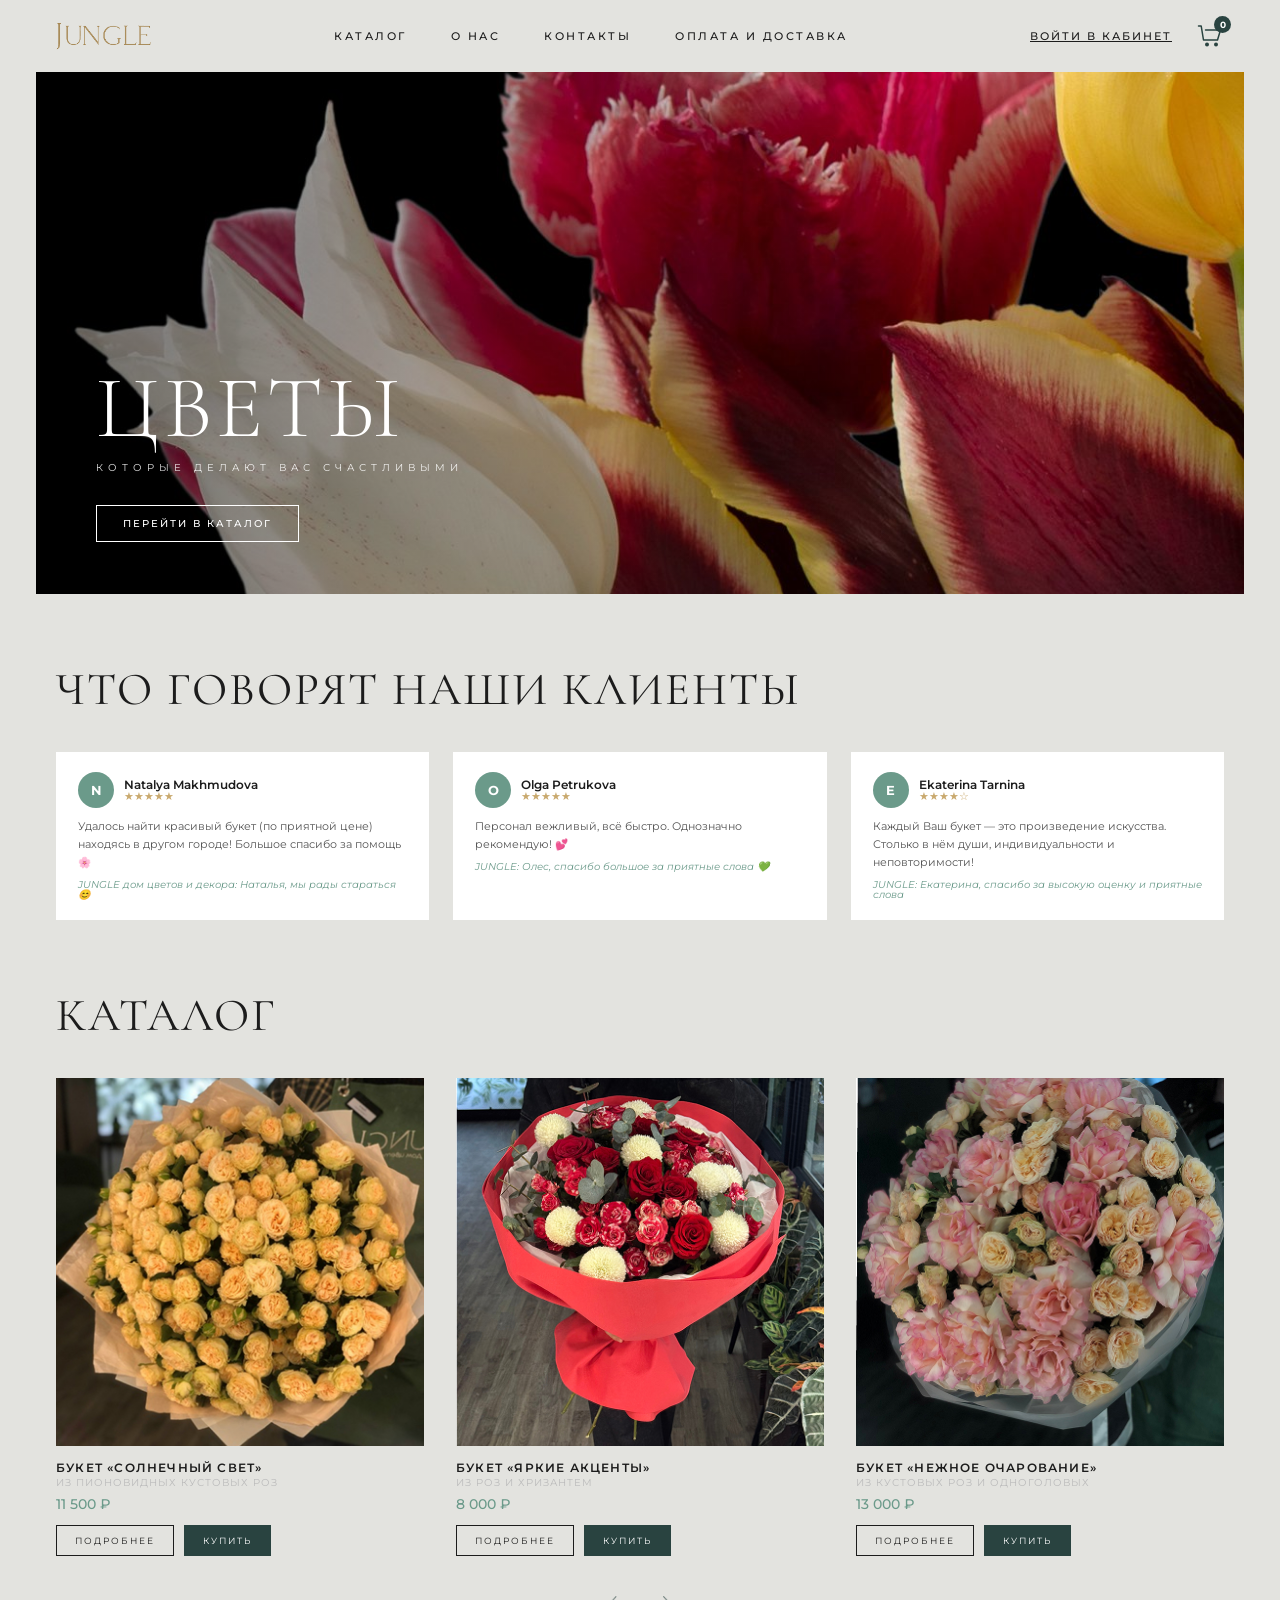
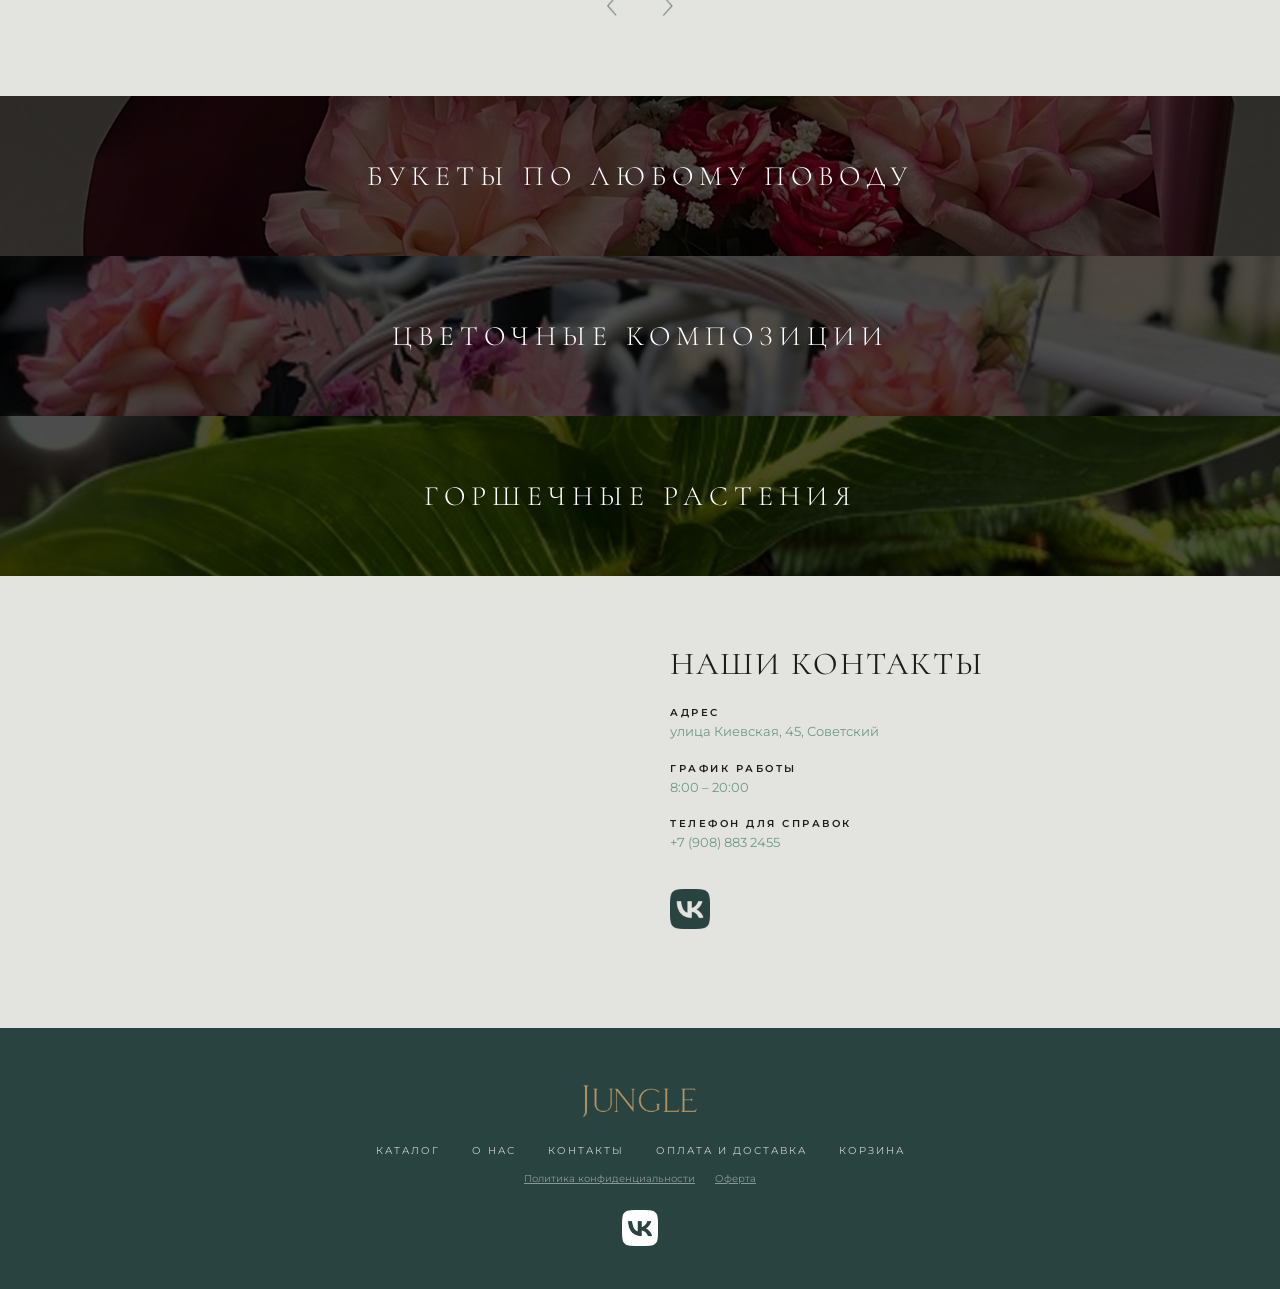
<file: index.html>
<!DOCTYPE html>
<html lang="ru">
<head>
<meta charset="UTF-8"><meta name="viewport" content="width=device-width,initial-scale=1.0">
<title>JUNGLE — Дом цветов и декора</title>
<link rel="stylesheet" href="style.css">

</head>
<body>

<header class="header" id="hdr">
  <a class="logo" href="index.html">
    <img src="logo.png" alt="JUNGLE" onerror="this.style.display='none';this.nextElementSibling.style.display='block'">
    <span class="logo-svg" style="display:none">JUNGLE</span>
  </a>
  <nav class="nav">
    <a href="catalog.html">Каталог</a>
    <a href="about.html">О нас</a>
    <a href="contacts.html">Контакты</a>
    <a href="shipping.html">Оплата и доставка</a>
  </nav>
  <div class="hright">
    <span class="login-link" id="login-link" onclick="goLogin()">Войти в кабинет</span>
    <div class="cart-btn" id="cart-btn" onclick="location.href='cart.html'">
      <svg class="cart-icon" viewBox="0 0 28 28" xmlns="http://www.w3.org/2000/svg">
        <path d="M2.5 4H5.2L7.5 18H21.5L24.5 8H9.5" stroke-linecap="round" stroke-linejoin="round"/>
        <circle cx="11" cy="22.5" r="2" fill="#294340" stroke="none"/>
        <circle cx="20" cy="22.5" r="2" fill="#294340" stroke="none"/>
      </svg>
      <span class="cart-badge" id="cart-badge">0</span>
    </div>
    <div class="burger" id="burger" onclick="toggleBurger()"><span></span><span></span><span></span></div>
  </div>
</header>
<nav class="mnav" id="mnav">
  <a href="catalog.html">Каталог</a>
  <a href="about.html">О нас</a>
  <a href="contacts.html">Контакты</a>
  <a href="shipping.html">Оплата и доставка</a>
  <a onclick="goLogin()">Войти в кабинет</a>
</nav>

<!-- HERO -->
<section class="hero">
  <img class="hero-img" src="hero_photo.png" alt="Цветы" onerror="this.style.background='linear-gradient(135deg,#4a6a5e,#294340)'">
  <div class="hero-overlay"></div>
  <div class="hero-content">
    <div class="hero-title">ЦВЕТЫ</div>
    <div class="hero-sub">КОТОРЫЕ ДЕЛАЮТ ВАС СЧАСТЛИВЫМИ</div>
    <a href="catalog.html"><button class="hero-cta">ПЕРЕЙТИ В КАТАЛОГ</button></a>
  </div>
</section>

<!-- REVIEWS -->
<section class="section">
  <h2 class="section-title">ЧТО ГОВОРЯТ НАШИ КЛИЕНТЫ</h2>
  <div class="reviews">
    <div class="review" id="rv1">
      <div class="rev-head"><div class="rev-ava">N</div><div><div class="rev-name">Natalya Makhmudova</div><div class="rev-stars">★★★★★</div></div></div>
      <p class="rev-text">Удалось найти красивый букет (по приятной цене) находясь в другом городе! Большое спасибо за помощь 🌸</p>
      <div class="rev-reply">JUNGLE дом цветов и декора: Наталья, мы рады стараться 😊</div>
    </div>
    <div class="review" id="rv2">
      <div class="rev-head"><div class="rev-ava">O</div><div><div class="rev-name">Olga Petrukova</div><div class="rev-stars">★★★★★</div></div></div>
      <p class="rev-text">Персонал вежливый, всё быстро. Однозначно рекомендую! 💕</p>
      <div class="rev-reply">JUNGLE: Олес, спасибо большое за приятные слова 💚</div>
    </div>
    <div class="review" id="rv3">
      <div class="rev-head"><div class="rev-ava">E</div><div><div class="rev-name">Ekaterina Tarnina</div><div class="rev-stars">★★★★☆</div></div></div>
      <p class="rev-text">Каждый Ваш букет — это произведение искусства. Столько в нём души, индивидуальности и неповторимости!</p>
      <div class="rev-reply">JUNGLE: Екатерина, спасибо за высокую оценку и приятные слова</div>
    </div>
  </div>
</section>

<!-- CATALOG PREVIEW -->
<section class="section" style="padding-top:72px">
  <h2 class="section-title">КАТАЛОГ</h2>
  <div class="pgrid" id="home-slider"></div>
  <div class="slider-nav">
    <button class="snav-btn" onclick="slideHome(-1)">
      <img src="left_strelka.png" alt="←" onerror="this.outerHTML='<span class=snav-arrow>‹</span>'">
    </button>
    <button class="snav-btn" onclick="slideHome(1)">
      <img src="right_strelka.png" alt="→" onerror="this.outerHTML='<span class=snav-arrow>›</span>'">
    </button>
  </div>
</section>

<!-- CATEGORY BANNERS -->
<div class="cats">
  <a class="cat" href="catalog.html?cat=Букеты">
    <img class="cat-bg" src="plash_buket.jpg" alt="Букеты по любому поводу">
    <div class="cat-dim"></div>
    <div class="cat-label">БУКЕТЫ ПО ЛЮБОМУ ПОВОДУ</div>
  </a>
  <a class="cat" href="catalog.html?cat=Композиции+из+живых+цветов">
    <img class="cat-bg" src="plash_comp.jpg" alt="Цветочные композиции">
    <div class="cat-dim"></div>
    <div class="cat-label">ЦВЕТОЧНЫЕ КОМПОЗИЦИИ</div>
  </a>
  <a class="cat" href="catalog.html?cat=Горшечные+растения">
    <img class="cat-bg" src="plash_gorsh.jpg" alt="Горшечные растения">
    <div class="cat-dim"></div>
    <div class="cat-label">ГОРШЕЧНЫЕ РАСТЕНИЯ</div>
  </a>
</div>

<!-- CONTACTS -->
<div class="contacts-home">
  <div>
    <div style="width:100%;height:300px;border-radius:3px;overflow:hidden;">
      <iframe
        src="https://yandex.ru/map-widget/v1/?ll=63.581234%2C61.349136&z=16&pt=63.581234%2C61.349136%2Cpm2rdm&text=%D1%83%D0%BB.+%D0%9A%D0%B8%D0%B5%D0%B2%D1%81%D0%BA%D0%B0%D1%8F%2C+45%2C+%D0%A1%D0%BE%D0%B2%D0%B5%D1%82%D1%81%D0%BA%D0%B8%D0%B9"
        width="100%" height="300"
        frameborder="0" allowfullscreen="true"
        style="display:block;"
        title="Карта — ул. Киевская, 45, Советский">
      </iframe>
    </div>
  </div>
  <div>
    <h2 class="section-title">НАШИ КОНТАКТЫ</h2>
    <div class="c-item"><div class="c-label">Адрес</div><div class="c-val">улица Киевская, 45, Советский</div></div>
    <div class="c-item"><div class="c-label">График работы</div><div class="c-val">8:00 – 20:00</div></div>
    <div class="c-item"><div class="c-label">Телефон для справок</div><a href="tel:+79088832455" class="c-val">+7 (908) 883 2455</a></div>
    <a href="https://vk.com" target="_blank" class="vk-link"><img src="vk.png" alt="ВКонтакте"></a>
  </div>
</div>

<!-- FOOTER -->
<footer>
  <img class="footer-logo" src="logo_footer.png" alt="JUNGLE" onerror="this.outerHTML='<div class=footer-logo-txt>JUNGLE</div>'">
  <div class="footer-nav">
    <a href="catalog.html">Каталог</a>
    <a href="about.html">О нас</a>
    <a href="contacts.html">Контакты</a>
    <a href="shipping.html">Оплата и доставка</a>
    <a href="cart.html">Корзина</a>
  </div>
  <div class="footer-policy">
    <a>Политика конфиденциальности</a>
    <a>Оферта</a>
  </div>
  <a href="https://vk.com" target="_blank" class="footer-vk"><img src="vk.png" alt="ВК"></a>
</footer>

<div class="toast" id="toast"></div>

<script src="app.js"></script>
<script>initHome();</script>
</body></html>
</file>
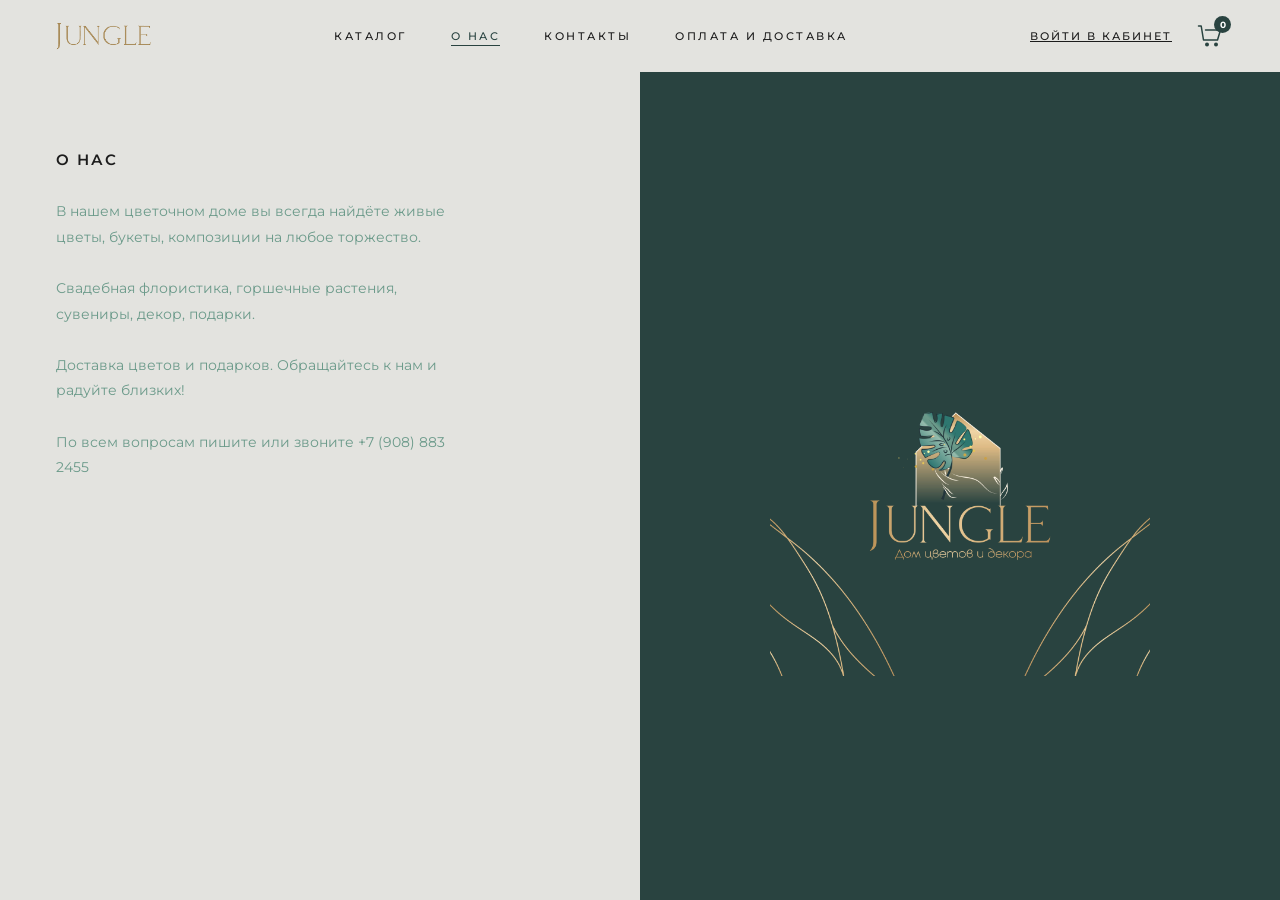
<file: about.html>
<!DOCTYPE html>
<html lang="ru">
<head>
<meta charset="UTF-8"><meta name="viewport" content="width=device-width,initial-scale=1.0">
<title>О нас — JUNGLE</title>
<link rel="stylesheet" href="style.css">

</head>
<body>
<header class="header" id="hdr">
  <a class="logo" href="index.html">
    <img src="logo.png" alt="JUNGLE" onerror="this.style.display='none';this.nextElementSibling.style.display='block'">
    <span class="logo-svg" style="display:none">JUNGLE</span>
  </a>
  <nav class="nav">
    <a href="catalog.html">Каталог</a>
    <a href="about.html">О нас</a>
    <a href="contacts.html">Контакты</a>
    <a href="shipping.html">Оплата и доставка</a>
  </nav>
  <div class="hright">
    <span class="login-link" id="login-link" onclick="goLogin()">Войти в кабинет</span>
    <div class="cart-btn" id="cart-btn" onclick="location.href='cart.html'">
      <svg class="cart-icon" viewBox="0 0 28 28" xmlns="http://www.w3.org/2000/svg">
        <path d="M2.5 4H5.2L7.5 18H21.5L24.5 8H9.5" stroke-linecap="round" stroke-linejoin="round"/>
        <circle cx="11" cy="22.5" r="2" fill="#294340" stroke="none"/>
        <circle cx="20" cy="22.5" r="2" fill="#294340" stroke="none"/>
      </svg>
      <span class="cart-badge" id="cart-badge">0</span>
    </div>
    <div class="burger" id="burger" onclick="toggleBurger()"><span></span><span></span><span></span></div>
  </div>
</header>
<nav class="mnav" id="mnav">
  <a href="catalog.html">Каталог</a>
  <a href="about.html">О нас</a>
  <a href="contacts.html">Контакты</a>
  <a href="shipping.html">Оплата и доставка</a>
  <a onclick="goLogin()">Войти в кабинет</a>
</nav>

<div class="info-lay">
  <div class="info-l">
    <h1 class="info-tit">О НАС</h1>
    <p class="info-txt">
      В нашем цветочном доме вы всегда найдёте живые цветы, букеты, композиции на любое торжество.<br><br>
      Свадебная флористика, горшечные растения, сувениры, декор, подарки.<br><br>
      Доставка цветов и подарков. Обращайтесь к нам и радуйте близких!<br><br>
      По всем вопросам пишите или звоните <a href="tel:+79088832455">+7 (908) 883 2455</a>
    </p>
  </div>
  <div class="fright">
    <div class="fright-inner">
      <img class="fright-img" src="jungle.jpg" alt="JUNGLE" onerror="this.style.display='none'">
    </div>
  </div>
</div>
<div class="toast" id="toast"></div>
<script src="app.js"></script>
</body></html>
</file>
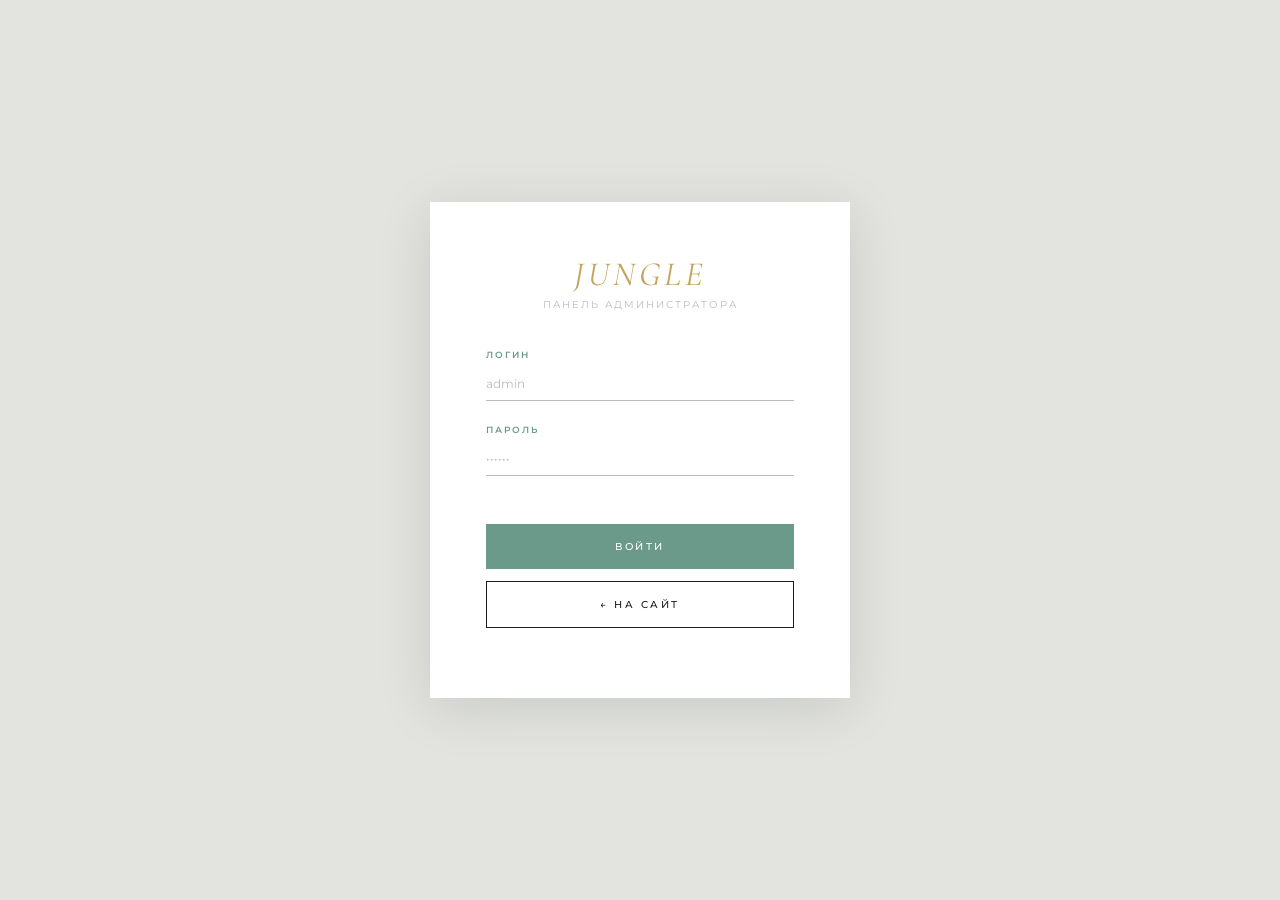
<file: admin.html>
<!DOCTYPE html>
<html lang="ru">
<head>
<meta charset="UTF-8">
<meta name="viewport" content="width=device-width,initial-scale=1.0">
<title>Администрирование — JUNGLE</title>
<link rel="stylesheet" href="style.css">

<style>
  /* Admin-specific overrides for full centering */
  body { margin: 0; padding: 0; }

  #admin-login-sec {
    display: flex;
    min-height: 100vh;
    background: var(--bg);
    align-items: center;
    justify-content: center;
  }

  #admin-dash-sec {
    display: none;
    flex-direction: column;
    min-height: 100vh;
  }

  /* Dashboard header */
  .dash-hdr {
    background: #294340;
    height: 60px;
    padding: 0 40px;
    display: flex;
    align-items: center;
    justify-content: space-between;
    flex-shrink: 0;
  }
  .dash-brand {
    font-family: 'Cormorant Garamond', serif;
    font-size: 22px;
    letter-spacing: 3px;
    color: #C4A35A;
  }
  .dash-out {
    font-size: 10px;
    letter-spacing: 2px;
    color: #fff;
    cursor: pointer;
    border: 1px solid rgba(255,255,255,.35);
    padding: 7px 18px;
    background: transparent;
    transition: all .25s;
    font-family: 'Montserrat', sans-serif;
  }
  .dash-out:hover { background: rgba(255,255,255,.12); }

  /* Dashboard body */
  .dash-body {
    display: flex;
    flex: 1;
  }

  /* Sidebar */
  .dash-side {
    width: 224px;
    background: #fff;
    border-right: 1px solid #D9D9D9;
    padding: 28px 0;
    flex-shrink: 0;
    display: flex;
    flex-direction: column;
  }
  .dash-nav-item {
    padding: 14px 28px;
    font-size: 10.5px;
    letter-spacing: 1.5px;
    text-transform: uppercase;
    cursor: pointer;
    transition: all .2s;
    color: #666;
  }
  .dash-nav-item:hover { background: #E3E3DF; color: #294340; }
  .dash-nav-item.active {
    background: #E3E3DF;
    color: #294340;
    font-weight: 600;
    border-left: 3px solid #294340;
    padding-left: 25px;
  }
  .dash-nav-divider {
    margin-top: auto;
    border-top: 1px solid #D9D9D9;
    padding-top: 8px;
  }

  /* Main content */
  .dash-main {
    flex: 1;
    padding: 44px 48px;
    overflow-x: auto;
    background: #f3f3f0;
  }

  /* Sections */
  .dsec { display: none; }
  .dsec.active { display: block; animation: fadeIn .3s ease; }

  .dsec-title {
    font-family: 'Cormorant Garamond', serif;
    font-size: 30px;
    letter-spacing: 2px;
    margin-bottom: 32px;
    color: #294340;
  }

  /* Stats grid */
  .dstat-grid {
    display: grid;
    grid-template-columns: repeat(4, 1fr);
    gap: 20px;
    margin-bottom: 40px;
  }
  .dstat {
    background: #fff;
    padding: 24px;
    border-radius: 3px;
    border-left: 3px solid #294340;
    box-shadow: 0 2px 12px rgba(0,0,0,.06);
  }
  .dstat-val {
    font-family: 'Cormorant Garamond', serif;
    font-size: 40px;
    color: #294340;
    margin-bottom: 4px;
    line-height: 1;
  }
  .dstat-lbl {
    font-size: 9px;
    letter-spacing: 2px;
    text-transform: uppercase;
    color: #999;
  }

  /* Table */
  .dtable {
    width: 100%;
    border-collapse: collapse;
    background: #fff;
    border-radius: 4px;
    overflow: hidden;
    box-shadow: 0 2px 12px rgba(0,0,0,.06);
  }
  .dtable th {
    background: #294340;
    color: #fff;
    padding: 13px 18px;
    font-size: 8.5px;
    letter-spacing: 2px;
    text-transform: uppercase;
    text-align: left;
    white-space: nowrap;
  }
  .dtable td {
    padding: 13px 18px;
    font-size: 12px;
    border-bottom: 1px solid #D9D9D9;
    color: #444;
    vertical-align: middle;
  }
  .dtable tr:last-child td { border-bottom: none; }
  .dtable tr:hover td { background: #f8f8f6; }

  .dbadge {
    display: inline-block;
    padding: 3px 12px;
    border-radius: 20px;
    font-size: 8px;
    letter-spacing: 1.5px;
    font-weight: 700;
    text-transform: uppercase;
    background: #e8f4e8;
    color: #2a7a2a;
  }

  /* Form card */
  .dform-card {
    background: #fff;
    padding: 28px 32px;
    margin-bottom: 28px;
    box-shadow: 0 2px 12px rgba(0,0,0,.06);
    border-radius: 4px;
  }
  .dform-card h3 {
    font-size: 11.5px;
    font-weight: 600;
    letter-spacing: 1.5px;
    text-transform: uppercase;
    margin-bottom: 24px;
    color: #294340;
  }
  .dform-row {
    display: grid;
    grid-template-columns: 1fr 1fr;
    gap: 20px;
    margin-bottom: 20px;
  }
  .dform-group { display: flex; flex-direction: column; }
  .dlabel {
    font-size: 9px;
    letter-spacing: 1.5px;
    text-transform: uppercase;
    color: #6B9A8A;
    margin-bottom: 6px;
    font-weight: 600;
  }
  .dinput {
    border: 1px solid #D9D9D9;
    padding: 10px 14px;
    font-size: 12px;
    font-family: 'Montserrat', sans-serif;
    outline: none;
    border-radius: 2px;
    transition: border-color .25s;
  }
  .dinput:focus { border-color: #294340; }

  .dbtn {
    background: #294340;
    color: #fff;
    border: none;
    padding: 11px 28px;
    font-size: 9.5px;
    letter-spacing: 2px;
    text-transform: uppercase;
    cursor: pointer;
    transition: background .25s;
    border-radius: 2px;
    font-family: 'Montserrat', sans-serif;
  }
  .dbtn:hover { background: #6B9A8A; }
  .dbtn-del {
    background: #c62828;
    color: #fff;
    border: none;
    padding: 6px 14px;
    font-size: 8.5px;
    letter-spacing: 1px;
    cursor: pointer;
    border-radius: 2px;
    transition: background .25s;
    font-family: 'Montserrat', sans-serif;
  }
  .dbtn-del:hover { background: #b71c1c; }

  .dsec-subtitle {
    font-size: 11.5px;
    font-weight: 600;
    letter-spacing: 1.5px;
    text-transform: uppercase;
    margin-bottom: 16px;
    color: #555;
  }

  @media (max-width: 900px) {
    .dstat-grid { grid-template-columns: repeat(2,1fr); }
    .dform-row  { grid-template-columns: 1fr; }
    .dash-side  { width: 180px; }
    .dash-main  { padding: 28px 20px; }
  }
  @media (max-width: 640px) {
    .dash-side  { display: none; }
    .dash-main  { padding: 20px 16px; }
  }
</style>
</head>
<body>

<!-- ════ ADMIN LOGIN ════ -->
<div id="admin-login-sec">
  <div class="admin-login-card">
    <div class="admin-login-title">JUNGLE</div>
    <div class="admin-login-sub">Панель администратора</div>

    <div class="fgroup">
      <label class="flabel">Логин</label>
      <input class="finput" type="text" id="al" placeholder="admin"
        onkeydown="if(event.key==='Enter')adminLogin()">
    </div>
    <div class="fgroup">
      <label class="flabel">Пароль</label>
      <input class="finput" type="password" id="ap" placeholder="••••••"
        onkeydown="if(event.key==='Enter')adminLogin()">
    </div>

    <button class="btn-green-wide" style="margin-top:24px" onclick="adminLogin()">ВОЙТИ</button>
    <button class="btn-form-outline" style="margin-top:12px" onclick="location.href='index.html'">← На сайт</button>
  </div>
</div>

<!-- ════ ADMIN DASHBOARD ════ -->
<div id="admin-dash-sec">

  <!-- Header -->
  <div class="dash-hdr">
    <div class="dash-brand">JUNGLE — Администрирование</div>
    <button class="dash-out" onclick="adminLogout()">ВЫЙТИ</button>
  </div>

  <!-- Body -->
  <div class="dash-body">

    <!-- Sidebar -->
    <div class="dash-side">
      <div class="dash-nav-item active" id="nav-dash"     onclick="dNav('dash',this)">📊 Дашборд</div>
      <div class="dash-nav-item"        id="nav-products" onclick="dNav('products',this)">🌸 Товары</div>
      <div class="dash-nav-item"        id="nav-orders"   onclick="dNav('orders',this)">📦 Заказы</div>
      <div class="dash-nav-item"        id="nav-users"    onclick="dNav('users',this)">👤 Пользователи</div>
      <div class="dash-nav-divider">
        <div class="dash-nav-item" onclick="location.href='index.html'">← На сайт</div>
      </div>
    </div>

    <!-- Main content -->
    <div class="dash-main">

      <!-- DASHBOARD -->
      <div class="dsec active" id="dsec-dash">
        <div class="dsec-title">Дашборд</div>
        <div class="dstat-grid" id="dstat-grid"></div>
        <div class="dsec-subtitle">Последние заказы</div>
        <table class="dtable">
          <thead>
            <tr><th>ID</th><th>Клиент</th><th>Сумма</th><th>Статус</th><th>Дата</th></tr>
          </thead>
          <tbody id="ddash-orders"></tbody>
        </table>
      </div>

      <!-- PRODUCTS -->
      <div class="dsec" id="dsec-products">
        <div class="dsec-title">Управление товарами</div>
        <div class="dform-card">
          <h3>Добавить новый товар</h3>
          <div class="dform-row">
            <div class="dform-group"><label class="dlabel">Название</label><input class="dinput" type="text" id="an" placeholder="Букет «Название»"></div>
            <div class="dform-group"><label class="dlabel">Состав</label><input class="dinput" type="text" id="asub" placeholder="Из роз и хризантем"></div>
          </div>
          <div class="dform-row">
            <div class="dform-group"><label class="dlabel">Цена (₽)</label><input class="dinput" type="number" id="apr" placeholder="8000" min="1"></div>
            <div class="dform-group"><label class="dlabel">Количество</label><input class="dinput" type="text" id="aqty" placeholder="55 шт."></div>
          </div>
          <div class="dform-row">
            <div class="dform-group">
              <label class="dlabel">Категория</label>
              <select class="dinput" id="acat">
                <option>Букеты</option><option>Горшечные растения</option><option>Искусственные растения</option>
                <option>Сухоцветы</option><option>Деревянные изделия</option><option>Вазы из стекла</option>
                <option>Садовые фигуры</option><option>Композиции из живых цветов</option><option>Денежные коробки</option>
                <option>Мягкие игрушки</option><option>Кашпо</option><option>Вазы из керамики</option>
                <option>Уход за растениями</option><option>Гипсофила</option><option>Подарочные пакеты</option>
                <option>Открытки размером А5</option><option>Конверты для денег</option><option>Топеры</option>
                <option>Плетёные изделия</option><option>Открытки размером А4</option>
                <option>Ритуальные товары</option><option>Шары</option>
              </select>
            </div>
            <div class="dform-group"><label class="dlabel">Фото (имя файла)</label><input class="dinput" type="text" id="aimg" placeholder="photo_1.jpg"></div>
          </div>
          <button class="dbtn" onclick="addProdAdmin()">+ ДОБАВИТЬ ТОВАР</button>
        </div>

        <div class="dsec-subtitle">Список товаров</div>
        <table class="dtable">
          <thead><tr><th>ID</th><th>Фото</th><th>Название</th><th>Категория</th><th>Цена</th><th>Кол-во</th><th></th></tr></thead>
          <tbody id="dprods-body"></tbody>
        </table>
      </div>

      <!-- ORDERS -->
      <div class="dsec" id="dsec-orders">
        <div class="dsec-title">Заказы</div>
        <table class="dtable">
          <thead><tr><th>ID</th><th>Клиент</th><th>Телефон</th><th>Адрес</th><th>Состав</th><th>Сумма</th><th>Статус</th><th>Дата</th></tr></thead>
          <tbody id="dorders-body"></tbody>
        </table>
      </div>

      <!-- USERS -->
      <div class="dsec" id="dsec-users">
        <div class="dsec-title">Пользователи</div>
        <table class="dtable">
          <thead><tr><th>ID</th><th>Имя</th><th>Фамилия</th><th>Телефон</th><th>Заказов</th><th>Регистрация</th></tr></thead>
          <tbody id="dusers-body"></tbody>
        </table>
      </div>

    </div><!-- /dash-main -->
  </div><!-- /dash-body -->
</div><!-- /admin-dash-sec -->

<div class="toast" id="toast"></div>

<script>
// Admin nav — use dashboard-specific functions
function dNav(sec, el) {
  document.querySelectorAll('.dash-nav-item').forEach(i => i.classList.remove('active'));
  el.classList.add('active');
  document.querySelectorAll('.dsec').forEach(s => s.classList.remove('active'));
  document.getElementById('dsec-' + sec)?.classList.add('active');

  if (sec === 'dash')     renderDash();
  if (sec === 'products') renderDProds();
  if (sec === 'orders')   renderDOrders();
  if (sec === 'users')    renderDUsers();
}

// Override adminLogin to use new IDs
function adminLogin() {
  const l = document.getElementById('al')?.value;
  const p = document.getElementById('ap')?.value;
  if (l === 'admin' && p === 'admin') {
    document.getElementById('admin-login-sec').style.display = 'none';
    document.getElementById('admin-dash-sec').style.display  = 'flex';
    renderDash();
  } else {
    toast('Неверный логин или пароль');
  }
}

function adminLogout() {
  document.getElementById('admin-login-sec').style.display = 'flex';
  document.getElementById('admin-dash-sec').style.display  = 'none';
  document.getElementById('al').value = '';
  document.getElementById('ap').value = '';
}

function fmt(n) { return Number(n).toLocaleString('ru') + ' ₽'; }

function renderDash() {
  const p = DB.prods(), o = DB.orders(), u = DB.users();
  const rev = o.reduce((s,x) => s + (x.total||0), 0);
  document.getElementById('dstat-grid').innerHTML = `
    <div class="dstat"><div class="dstat-val">${p.length}</div><div class="dstat-lbl">Товаров</div></div>
    <div class="dstat"><div class="dstat-val">${o.length}</div><div class="dstat-lbl">Заказов</div></div>
    <div class="dstat"><div class="dstat-val">${u.length}</div><div class="dstat-lbl">Клиентов</div></div>
    <div class="dstat"><div class="dstat-val">${rev.toLocaleString('ru')} ₽</div><div class="dstat-lbl">Выручка</div></div>`;
  document.getElementById('ddash-orders').innerHTML =
    [...o].reverse().slice(0,6).map(x =>
      `<tr><td>#${String(x.id).slice(-6)}</td><td>${x.name}</td><td>${fmt(x.total)}</td>
       <td><span class="dbadge">${x.status}</span></td><td>${x.date}</td></tr>`
    ).join('') || '<tr><td colspan="5" style="text-align:center;color:#aaa;padding:24px">Заказов пока нет</td></tr>';
}

function renderDProds() {
  document.getElementById('dprods-body').innerHTML =
    DB.prods().map(p => `
      <tr>
        <td>${p.id}</td>
        <td><img src="${p.img}" style="width:46px;height:46px;object-fit:cover;border-radius:2px" onerror="this.style.background='#ddd'"></td>
        <td>${p.name}</td>
        <td>${p.cat}</td>
        <td>${fmt(p.price)}</td>
        <td>${p.qty||'—'}</td>
        <td><button class="dbtn-del" onclick="delProdAdmin(${p.id})">Удалить</button></td>
      </tr>`).join('') ||
    '<tr><td colspan="7" style="text-align:center;color:#aaa;padding:24px">Нет товаров</td></tr>';
}

function addProdAdmin() {
  const name  = document.getElementById('an')?.value.trim();
  const price = parseInt(document.getElementById('apr')?.value);
  if (!name || !price) { alert('Введите название и цену'); return; }
  const prods = DB.prods();
  const id    = prods.length ? Math.max(...prods.map(x=>x.id)) + 1 : 1;
  prods.push({
    id, name,
    sub:   document.getElementById('asub')?.value.trim()||'',
    price, qty: document.getElementById('aqty')?.value.trim()||'',
    cat:   document.getElementById('acat')?.value||'Букеты',
    img:   document.getElementById('aimg')?.value.trim()||'f2.png',
  });
  DB.setProds(prods);
  renderDProds();
  ['an','asub','apr','aqty','aimg'].forEach(id => { const el=document.getElementById(id); if(el) el.value=''; });
  toast('✓ Товар добавлен!');
}

function delProdAdmin(id) {
  if (!confirm('Удалить этот товар?')) return;
  DB.setProds(DB.prods().filter(p => p.id !== id));
  renderDProds();
  toast('Товар удалён');
}

function renderDOrders() {
  document.getElementById('dorders-body').innerHTML =
    [...DB.orders()].reverse().map(o => `
      <tr>
        <td>#${String(o.id).slice(-6)}</td>
        <td>${o.name}</td>
        <td>${o.phone||'—'}</td>
        <td>${o.addr||'—'}</td>
        <td style="max-width:180px;font-size:10.5px;word-break:break-word">${o.items}</td>
        <td>${fmt(o.total)}</td>
        <td><span class="dbadge">${o.status}</span></td>
        <td>${o.date}</td>
      </tr>`).join('') ||
    '<tr><td colspan="8" style="text-align:center;color:#aaa;padding:24px">Заказов пока нет</td></tr>';
}

function renderDUsers() {
  const orders = DB.orders();
  document.getElementById('dusers-body').innerHTML =
    DB.users().map(u => `
      <tr>
        <td>#${String(u.id).slice(-6)}</td>
        <td>${u.name}</td>
        <td>${u.sur||'—'}</td>
        <td>${u.phone}</td>
        <td>${orders.filter(o=>o.uid===u.id).length}</td>
        <td>${u.reg}</td>
      </tr>`).join('') ||
    '<tr><td colspan="6" style="text-align:center;color:#aaa;padding:24px">Пользователей нет</td></tr>';
}
</script>
<script src="app.js"></script>
</body>
</html>
</file>
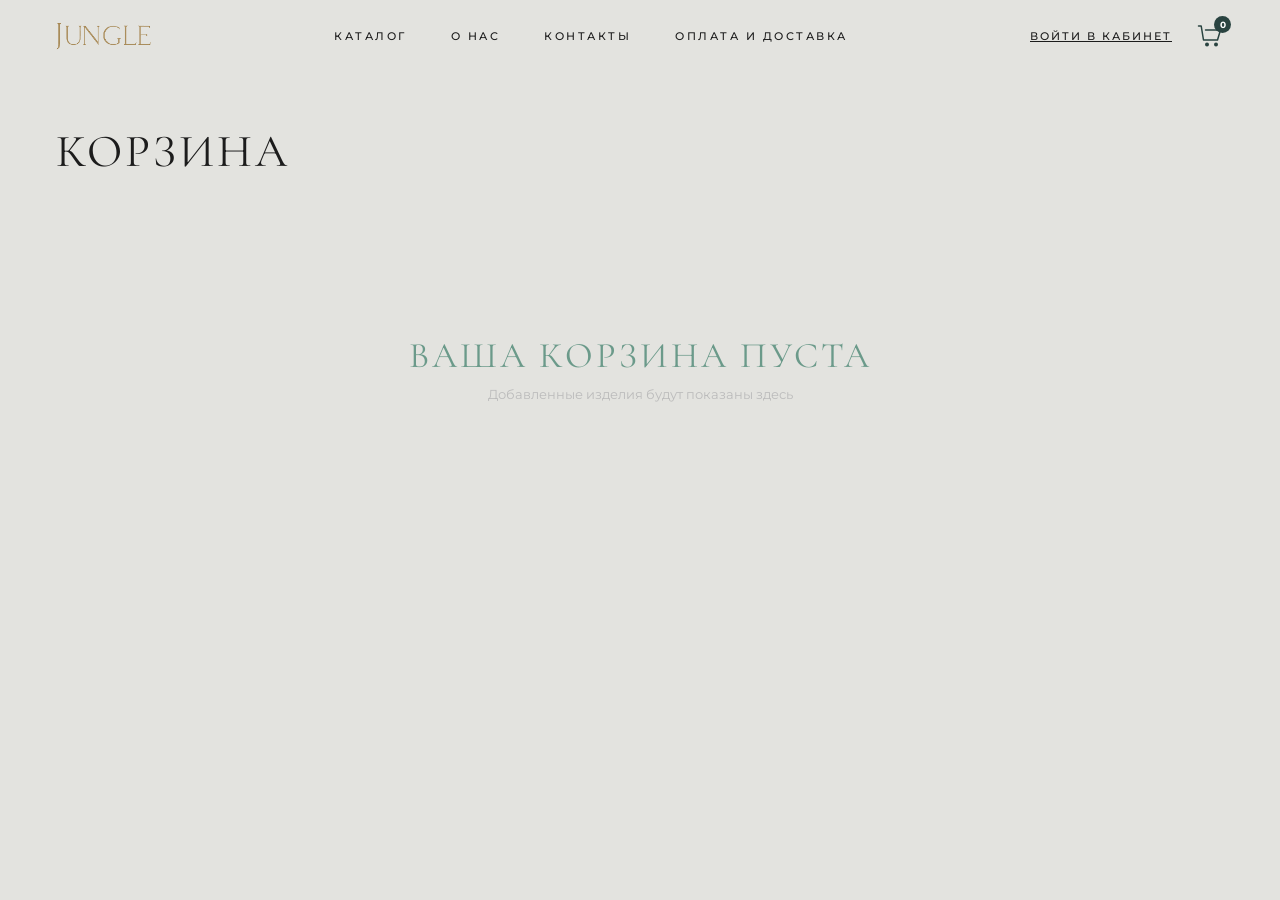
<file: cart.html>
<!DOCTYPE html>
<html lang="ru">
<head>
<meta charset="UTF-8"><meta name="viewport" content="width=device-width,initial-scale=1.0">
<title>Корзина — JUNGLE</title>
<link rel="stylesheet" href="style.css">

</head>
<body>
<header class="header" id="hdr">
  <a class="logo" href="index.html">
    <img src="logo.png" alt="JUNGLE" onerror="this.style.display='none';this.nextElementSibling.style.display='block'">
    <span class="logo-svg" style="display:none">JUNGLE</span>
  </a>
  <nav class="nav">
    <a href="catalog.html">Каталог</a>
    <a href="about.html">О нас</a>
    <a href="contacts.html">Контакты</a>
    <a href="shipping.html">Оплата и доставка</a>
  </nav>
  <div class="hright">
    <span class="login-link" id="login-link" onclick="goLogin()">Войти в кабинет</span>
    <div class="cart-btn" id="cart-btn" onclick="location.href='cart.html'">
      <svg class="cart-icon" viewBox="0 0 28 28" xmlns="http://www.w3.org/2000/svg">
        <path d="M2.5 4H5.2L7.5 18H21.5L24.5 8H9.5" stroke-linecap="round" stroke-linejoin="round"/>
        <circle cx="11" cy="22.5" r="2" fill="#294340" stroke="none"/>
        <circle cx="20" cy="22.5" r="2" fill="#294340" stroke="none"/>
      </svg>
      <span class="cart-badge" id="cart-badge">0</span>
    </div>
    <div class="burger" id="burger" onclick="toggleBurger()"><span></span><span></span><span></span></div>
  </div>
</header>
<nav class="mnav" id="mnav">
  <a href="catalog.html">Каталог</a>
  <a href="about.html">О нас</a>
  <a href="contacts.html">Контакты</a>
  <a href="shipping.html">Оплата и доставка</a>
  <a onclick="goLogin()">Войти в кабинет</a>
</nav>

<div class="cart-wrap2">
  <h1 class="cart-title2">КОРЗИНА</h1>
  <div id="cart-items"></div>
  <div class="cart-foot" id="cart-foot" style="display:none">
    <div class="cart-total2" id="cart-total">0 ₽</div>
    <button class="btn-cart-next" onclick="location.href='delivery.html'">ПРОДОЛЖИТЬ</button>
  </div>
</div>
<div class="toast" id="toast"></div>

<script src="app.js"></script>
<script>renderCartPage();</script>
</body></html>
</file>
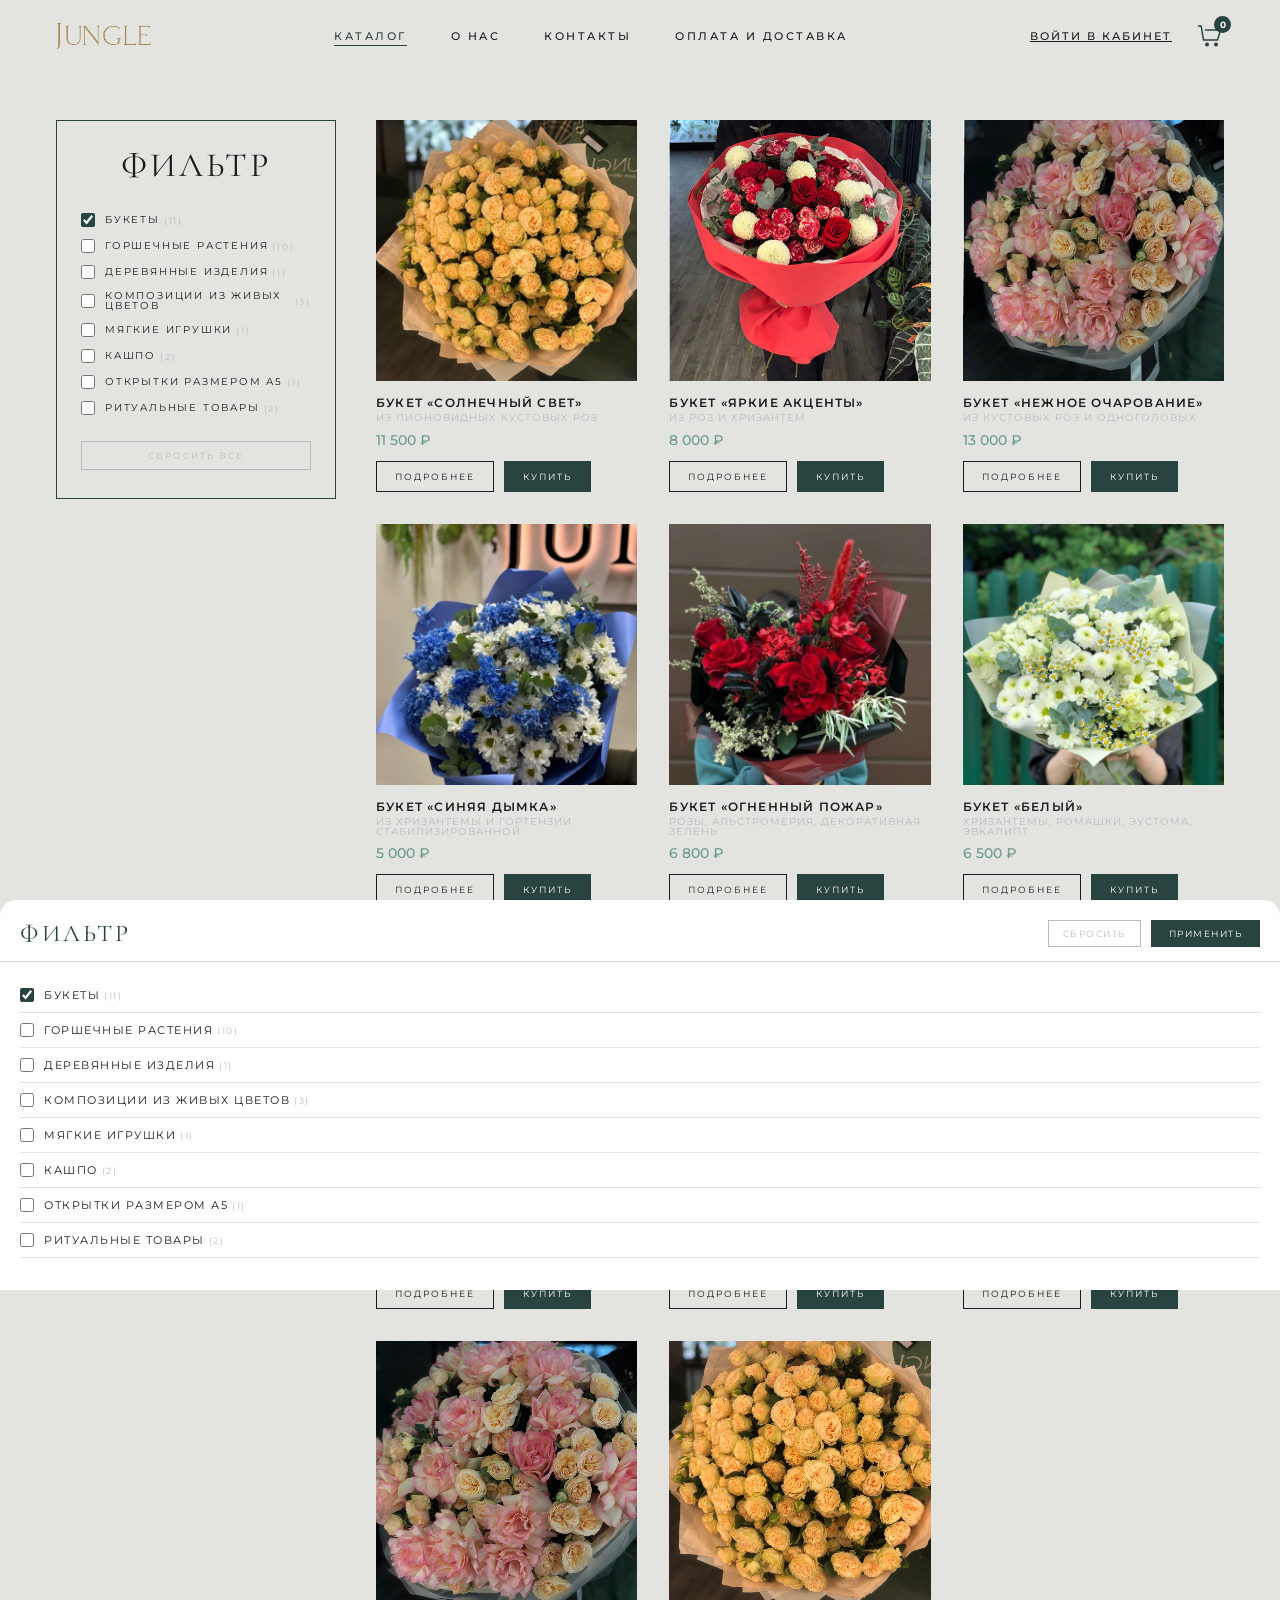
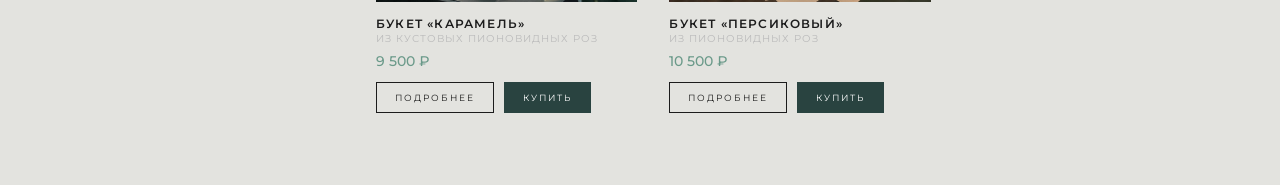
<file: catalog.html>
<!DOCTYPE html>
<html lang="ru">
<head>
<meta charset="UTF-8"><meta name="viewport" content="width=device-width,initial-scale=1.0">
<title>Каталог — JUNGLE</title>
<link rel="stylesheet" href="style.css">
</head>
<body>

<header class="header" id="hdr">
  <a class="logo" href="index.html">
    <img src="logo.png" alt="JUNGLE" onerror="this.style.display='none';this.nextElementSibling.style.display='block'">
    <span class="logo-svg" style="display:none">JUNGLE</span>
  </a>
  <nav class="nav">
    <a href="catalog.html">Каталог</a>
    <a href="about.html">О нас</a>
    <a href="contacts.html">Контакты</a>
    <a href="shipping.html">Оплата и доставка</a>
  </nav>
  <div class="hright">
    <span class="login-link" id="login-link" onclick="goLogin()">Войти в кабинет</span>
    <div class="cart-btn" id="cart-btn" onclick="location.href='cart.html'">
      <svg class="cart-icon" viewBox="0 0 28 28" xmlns="http://www.w3.org/2000/svg">
        <path d="M2.5 4H5.2L7.5 18H21.5L24.5 8H9.5" stroke-linecap="round" stroke-linejoin="round"/>
        <circle cx="11" cy="22.5" r="2" fill="#294340" stroke="none"/>
        <circle cx="20" cy="22.5" r="2" fill="#294340" stroke="none"/>
      </svg>
      <span class="cart-badge" id="cart-badge">0</span>
    </div>
    <div class="burger" id="burger" onclick="toggleBurger()"><span></span><span></span><span></span></div>
  </div>
</header>
<nav class="mnav" id="mnav">
  <a href="catalog.html">Каталог</a>
  <a href="about.html">О нас</a>
  <a href="contacts.html">Контакты</a>
  <a href="shipping.html">Оплата и доставка</a>
  <a onclick="goLogin()">Войти в кабинет</a>
</nav>

<!-- МОБИЛЬНАЯ КНОПКА ФИЛЬТРА -->
<div class="mob-filter-toggle" id="mob-filter-toggle" onclick="toggleMobFilter()">
  <svg width="16" height="16" viewBox="0 0 16 16" fill="none" xmlns="http://www.w3.org/2000/svg">
    <line x1="1" y1="4" x2="15" y2="4" stroke="currentColor" stroke-width="1.5" stroke-linecap="round"/>
    <line x1="1" y1="8" x2="15" y2="8" stroke="currentColor" stroke-width="1.5" stroke-linecap="round"/>
    <line x1="1" y1="12" x2="15" y2="12" stroke="currentColor" stroke-width="1.5" stroke-linecap="round"/>
    <circle cx="5" cy="4" r="2" fill="white" stroke="currentColor" stroke-width="1.5"/>
    <circle cx="11" cy="8" r="2" fill="white" stroke="currentColor" stroke-width="1.5"/>
    <circle cx="5" cy="12" r="2" fill="white" stroke="currentColor" stroke-width="1.5"/>
  </svg>
  ФИЛЬТР
  <span class="mob-filter-count" id="mob-filter-count"></span>
</div>

<!-- МОБИЛЬНАЯ ПАНЕЛЬ ФИЛЬТРА (выезжает снизу) -->
<div class="mob-filter-overlay" id="mob-filter-overlay" onclick="closeMobFilter()"></div>
<div class="mob-filter-drawer" id="mob-filter-drawer">
  <div class="mob-filter-header">
    <span class="mob-filter-title">ФИЛЬТР</span>
    <div class="mob-filter-actions">
      <button class="mob-filter-reset" onclick="resetFilters()">СБРОСИТЬ</button>
      <button class="mob-filter-apply" onclick="closeMobFilter()">ПРИМЕНИТЬ</button>
    </div>
  </div>
  <div class="mob-filter-body" id="mob-filter-list"></div>
</div>

<!-- ОСНОВНОЙ LAYOUT -->
<div class="catalog-wrap">
  <aside class="filter-box" id="filter-box">
    <div class="filter-title">ФИЛЬТР</div>
    <div id="filter-list"></div>
    <button class="filter-reset-btn" onclick="resetFilters()">СБРОСИТЬ ВСЕ</button>
  </aside>
  <main>
    <div class="catalog-grid" id="cat-grid"></div>
  </main>
</div>

<div class="toast" id="toast"></div>

<script src="app.js"></script>
<script>
initCatalog();

function toggleMobFilter() {
  document.getElementById('mob-filter-drawer').classList.toggle('open');
  document.getElementById('mob-filter-overlay').classList.toggle('open');
  document.body.style.overflow = document.getElementById('mob-filter-drawer').classList.contains('open') ? 'hidden' : '';
}

function closeMobFilter() {
  document.getElementById('mob-filter-drawer').classList.remove('open');
  document.getElementById('mob-filter-overlay').classList.remove('open');
  document.body.style.overflow = '';
}

function resetFilters() {
  _af = new Set();
  renderFilters();
  renderGrid();
  updateFilterCount();
}

function updateFilterCount() {
  const el = document.getElementById('mob-filter-count');
  if (el) el.textContent = _af.size > 0 ? _af.size : '';
}

// Override toggleF to also update mobile filter
const _origToggleF = toggleF;
window.toggleF = function(c) {
  _origToggleF(c);
  // sync both desktop and mobile checkboxes
  renderFilters();
  updateFilterCount();
};
</script>
</body>
</html>
</file>
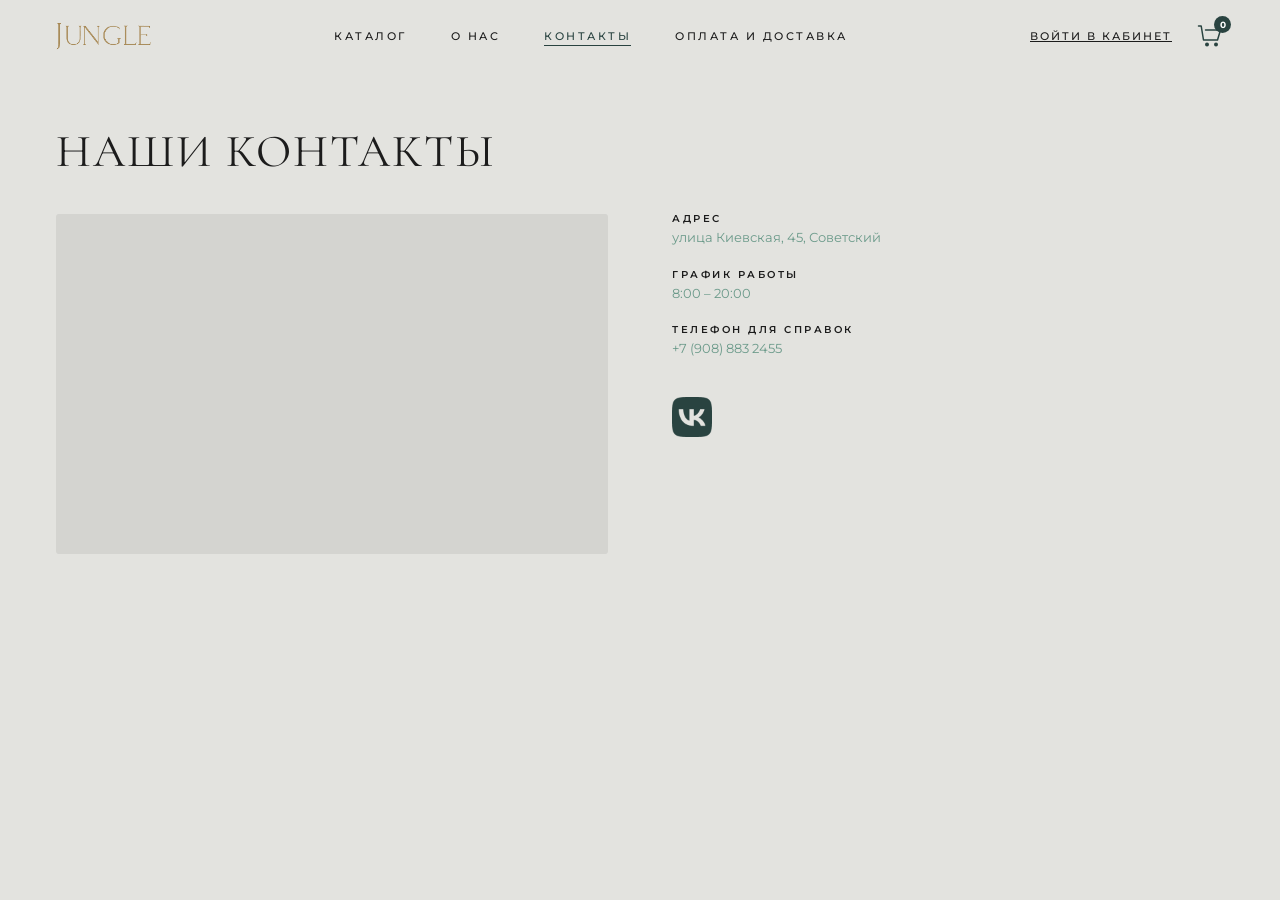
<file: contacts.html>
<!DOCTYPE html>
<html lang="ru">
<head>
<meta charset="UTF-8"><meta name="viewport" content="width=device-width,initial-scale=1.0">
<title>Контакты — JUNGLE</title>
<link rel="stylesheet" href="style.css">

</head>
<body>

<header class="header" id="hdr">
  <a class="logo" href="index.html">
    <img src="logo.png" alt="JUNGLE" onerror="this.style.display='none';this.nextElementSibling.style.display='block'">
    <span class="logo-svg" style="display:none">JUNGLE</span>
  </a>
  <nav class="nav">
    <a href="catalog.html">Каталог</a>
    <a href="about.html">О нас</a>
    <a href="contacts.html">Контакты</a>
    <a href="shipping.html">Оплата и доставка</a>
  </nav>
  <div class="hright">
    <span class="login-link" id="login-link" onclick="goLogin()">Войти в кабинет</span>
    <div class="cart-btn" id="cart-btn" onclick="location.href='cart.html'">
      <svg class="cart-icon" viewBox="0 0 28 28" xmlns="http://www.w3.org/2000/svg">
        <path d="M2.5 4H5.2L7.5 18H21.5L24.5 8H9.5" stroke-linecap="round" stroke-linejoin="round"/>
        <circle cx="11" cy="22.5" r="2" fill="#294340" stroke="none"/>
        <circle cx="20" cy="22.5" r="2" fill="#294340" stroke="none"/>
      </svg>
      <span class="cart-badge" id="cart-badge">0</span>
    </div>
    <div class="burger" id="burger" onclick="toggleBurger()"><span></span><span></span><span></span></div>
  </div>
</header>
<nav class="mnav" id="mnav">
  <a href="catalog.html">Каталог</a><a href="about.html">О нас</a>
  <a href="contacts.html">Контакты</a><a href="shipping.html">Оплата и доставка</a>
  <a onclick="goLogin()">Войти в кабинет</a>
</nav>

<div class="contacts-page">
  <h1 class="section-title">НАШИ КОНТАКТЫ</h1>
  <div class="contacts-grid">

    <!-- ЯНДЕКС КАРТА -->
    <div>
      <div id="ymap-container" style="width:100%;height:340px;border-radius:3px;overflow:hidden;background:#d4d4d0;">

        <!-- =====================================================
             ЯНДЕКС КАРТА
             Замените YOUR_API_KEY на ваш ключ из Яндекс.Кабинета
             Адрес: Советский, ул. Киевская, 45
             Координаты: 61.349136, 63.581234 (уточните в Яндекс картах)
        ====================================================== -->
        <iframe
          id="yandex-map-frame"
          src="https://yandex.ru/map-widget/v1/?ll=63.581234%2C61.349136&z=16&pt=63.581234%2C61.349136%2Cpm2rdm&text=%D1%83%D0%BB.+%D0%9A%D0%B8%D0%B5%D0%B2%D1%81%D0%BA%D0%B0%D1%8F%2C+45%2C+%D0%A1%D0%BE%D0%B2%D0%B5%D1%82%D1%81%D0%BA%D0%B8%D0%B9"
          width="100%" height="340"
          frameborder="0"
          allowfullscreen="true"
          style="display:block;border-radius:3px;"
          title="Карта — ул. Киевская, 45, Советский">
        </iframe>

      </div>
    </div>

    <!-- КОНТАКТЫ -->
    <div>
      <div class="c-item">
        <div class="c-label">Адрес</div>
        <div class="c-val">улица Киевская, 45, Советский</div>
      </div>
      <div class="c-item">
        <div class="c-label">График работы</div>
        <div class="c-val">8:00 – 20:00</div>
      </div>
      <div class="c-item">
        <div class="c-label">Телефон для справок</div>
        <a href="tel:+79088832455" class="c-val">+7 (908) 883 2455</a>
      </div>
      <a href="https://vk.com" target="_blank" class="vk-link" style="margin-top:16px">
        <img src="vk.png" alt="ВКонтакте">
      </a>
    </div>

  </div>
</div>

<div class="toast" id="toast"></div>
<script src="app.js"></script>
</body>
</html>
</file>
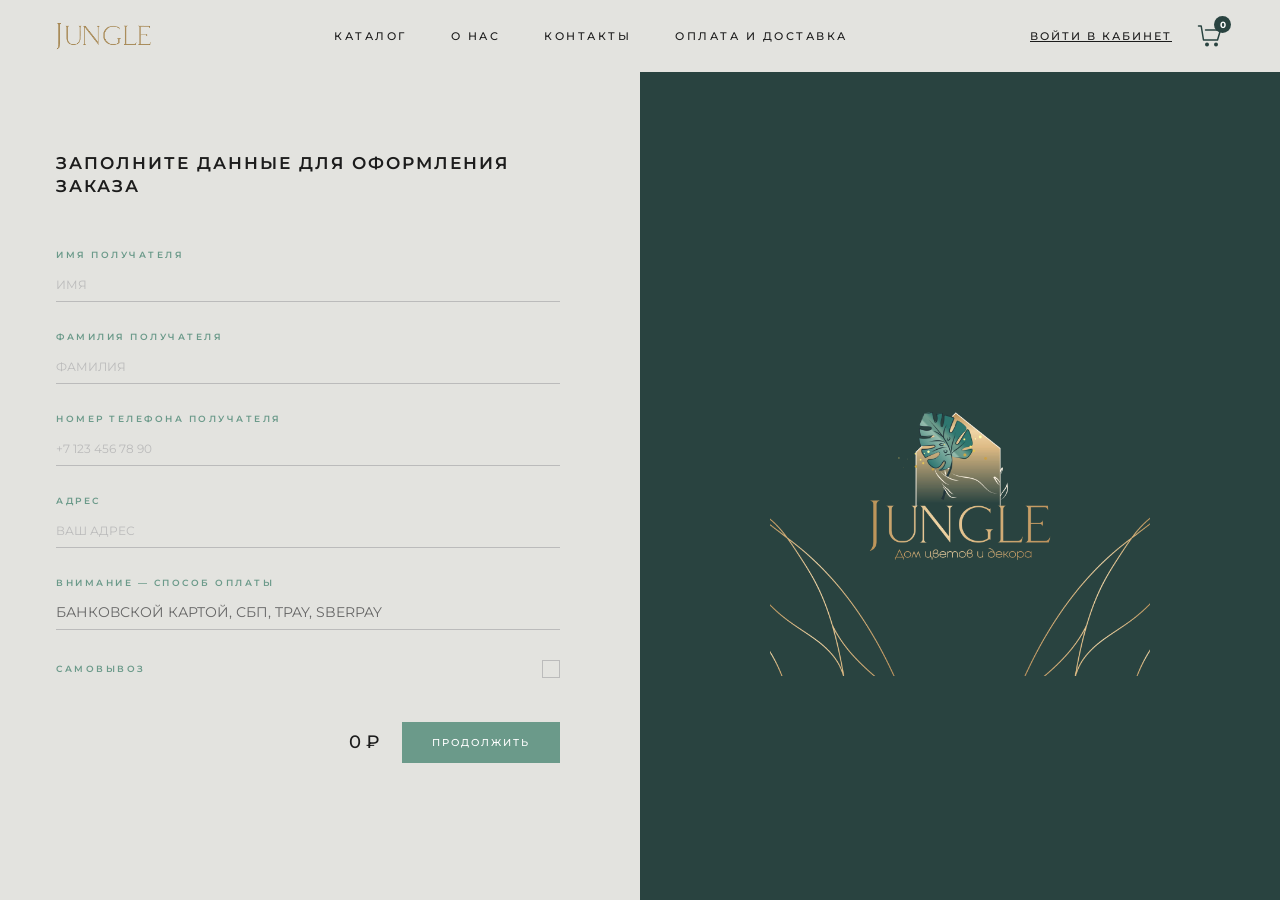
<file: delivery.html>
<!DOCTYPE html>
<html lang="ru">
<head>
<meta charset="UTF-8"><meta name="viewport" content="width=device-width,initial-scale=1.0">
<title>Оформление заказа — JUNGLE</title>
<link rel="stylesheet" href="style.css">

</head>
<body>
<header class="header" id="hdr">
  <a class="logo" href="index.html">
    <img src="logo.png" alt="JUNGLE" onerror="this.style.display='none';this.nextElementSibling.style.display='block'">
    <span class="logo-svg" style="display:none">JUNGLE</span>
  </a>
  <nav class="nav">
    <a href="catalog.html">Каталог</a>
    <a href="about.html">О нас</a>
    <a href="contacts.html">Контакты</a>
    <a href="shipping.html">Оплата и доставка</a>
  </nav>
  <div class="hright">
    <span class="login-link" id="login-link" onclick="goLogin()">Войти в кабинет</span>
    <div class="cart-btn" id="cart-btn" onclick="location.href='cart.html'">
      <svg class="cart-icon" viewBox="0 0 28 28" xmlns="http://www.w3.org/2000/svg">
        <path d="M2.5 4H5.2L7.5 18H21.5L24.5 8H9.5" stroke-linecap="round" stroke-linejoin="round"/>
        <circle cx="11" cy="22.5" r="2" fill="#294340" stroke="none"/>
        <circle cx="20" cy="22.5" r="2" fill="#294340" stroke="none"/>
      </svg>
      <span class="cart-badge" id="cart-badge">0</span>
    </div>
    <div class="burger" id="burger" onclick="toggleBurger()"><span></span><span></span><span></span></div>
  </div>
</header>
<nav class="mnav" id="mnav">
  <a href="catalog.html">Каталог</a>
  <a href="about.html">О нас</a>
  <a href="contacts.html">Контакты</a>
  <a href="shipping.html">Оплата и доставка</a>
  <a onclick="goLogin()">Войти в кабинет</a>
</nav>

<div class="flay">
  <div class="fleft">
    <h1 class="ftitle">ЗАПОЛНИТЕ ДАННЫЕ ДЛЯ ОФОРМЛЕНИЯ ЗАКАЗА</h1>
    <div class="fgroup"><label class="flabel">Имя получателя</label><input class="finput" type="text" id="dname" placeholder="ИМЯ"></div>
    <div class="fgroup"><label class="flabel">Фамилия получателя</label><input class="finput" type="text" id="dsur" placeholder="ФАМИЛИЯ"></div>
    <div class="fgroup"><label class="flabel">Номер телефона получателя</label><input class="finput" type="tel" id="dphone" placeholder="+7 123 456 78 90"></div>
    <div class="fgroup"><label class="flabel">Адрес</label><input class="finput" type="text" id="daddr" placeholder="ВАШ АДРЕС"></div>
    <div class="fgroup"><label class="flabel">Внимание — способ оплаты</label><input class="finput" type="text" value="БАНКОВСКОЙ КАРТОЙ, СБП, TPAY, SBERPAY" readonly></div>
    <div class="sp-row">
      <span class="sp-label">Самовывоз</span>
      <div class="sp-check" id="sp-check" onclick="toggleSP()"></div>
    </div>
    <div class="total-row">
      <span class="total-amt" id="deliv-total">0 ₽</span>
      <button class="btn-proceed" onclick="goPayment()">ПРОДОЛЖИТЬ</button>
    </div>
  </div>
  <div class="fright">
    <div class="fright-inner">
      <img class="fright-img" src="jungle.jpg" alt="JUNGLE" onerror="this.style.display='none'">
    </div>
  </div>
</div>
<div class="toast" id="toast"></div>

<script src="app.js"></script>
<script>initDelivery();</script>
</body></html>
</file>
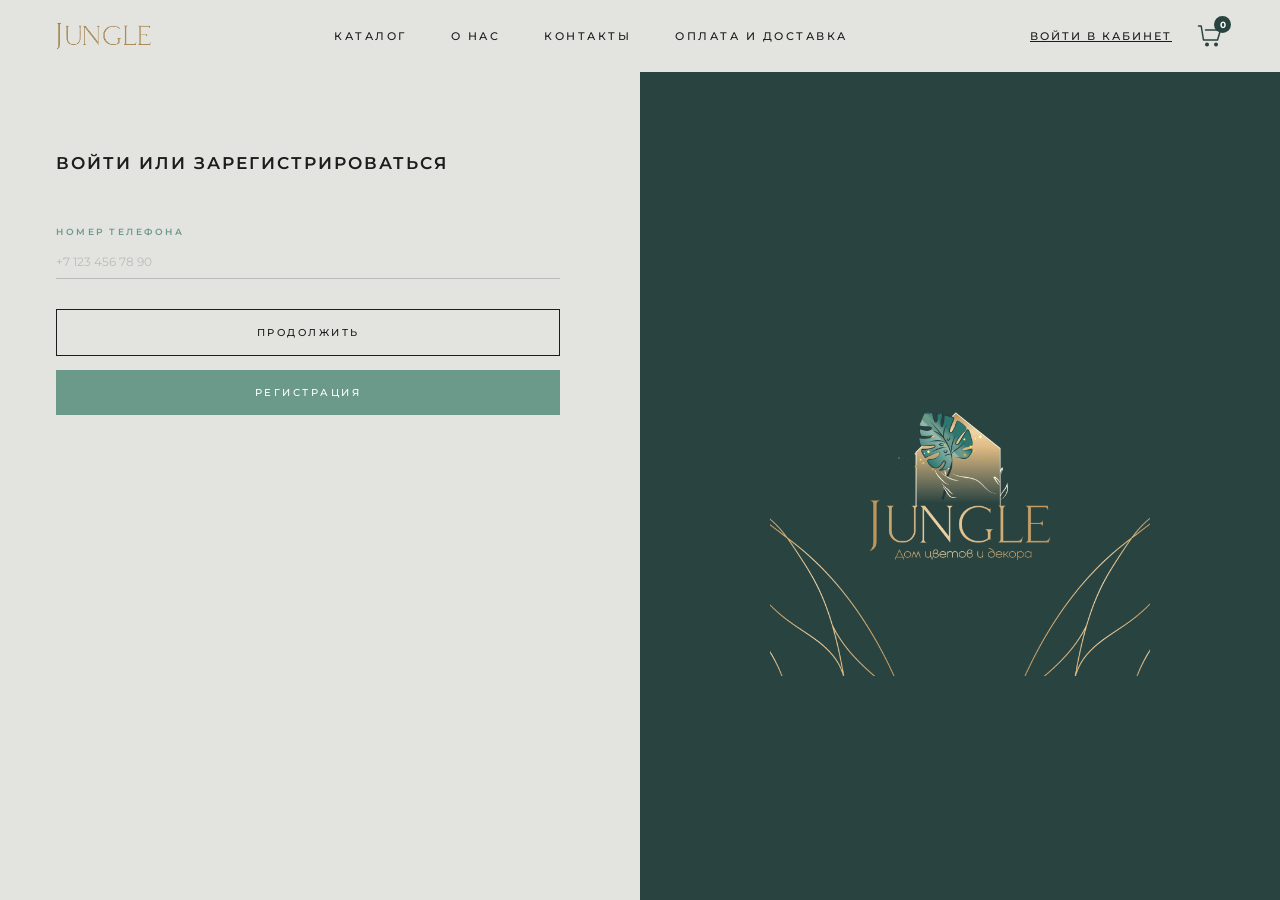
<file: login.html>
<!DOCTYPE html>
<html lang="ru">
<head>
<meta charset="UTF-8"><meta name="viewport" content="width=device-width,initial-scale=1.0">
<title>Вход — JUNGLE</title>
<link rel="stylesheet" href="style.css">

</head>
<body>
<header class="header" id="hdr">
  <a class="logo" href="index.html">
    <img src="logo.png" alt="JUNGLE" onerror="this.style.display='none';this.nextElementSibling.style.display='block'">
    <span class="logo-svg" style="display:none">JUNGLE</span>
  </a>
  <nav class="nav">
    <a href="catalog.html">Каталог</a>
    <a href="about.html">О нас</a>
    <a href="contacts.html">Контакты</a>
    <a href="shipping.html">Оплата и доставка</a>
  </nav>
  <div class="hright">
    <span class="login-link" id="login-link" onclick="goLogin()">Войти в кабинет</span>
    <div class="cart-btn" id="cart-btn" onclick="location.href='cart.html'">
      <svg class="cart-icon" viewBox="0 0 28 28" xmlns="http://www.w3.org/2000/svg">
        <path d="M2.5 4H5.2L7.5 18H21.5L24.5 8H9.5" stroke-linecap="round" stroke-linejoin="round"/>
        <circle cx="11" cy="22.5" r="2" fill="#294340" stroke="none"/>
        <circle cx="20" cy="22.5" r="2" fill="#294340" stroke="none"/>
      </svg>
      <span class="cart-badge" id="cart-badge">0</span>
    </div>
    <div class="burger" id="burger" onclick="toggleBurger()"><span></span><span></span><span></span></div>
  </div>
</header>
<nav class="mnav" id="mnav">
  <a href="catalog.html">Каталог</a>
  <a href="about.html">О нас</a>
  <a href="contacts.html">Контакты</a>
  <a href="shipping.html">Оплата и доставка</a>
  <a onclick="goLogin()">Войти в кабинет</a>
</nav>

<div class="flay">
  <div class="fleft">
    <h1 class="ftitle">ВОЙТИ ИЛИ ЗАРЕГИСТРИРОВАТЬСЯ</h1>
    <div class="fgroup">
      <label class="flabel">Номер телефона</label>
      <input class="finput" type="tel" id="lph" placeholder="+7 123 456 78 90" onkeydown="if(event.key==='Enter')doLogin()">
    </div>
    <button class="btn-form-outline" onclick="doLogin()">ПРОДОЛЖИТЬ</button>
    <button class="btn-green-wide" onclick="location.href='register.html'">РЕГИСТРАЦИЯ</button>
  </div>
  <div class="fright">
    <div class="fright-inner">
      <img class="fright-img" src="jungle.jpg" alt="JUNGLE" onerror="this.style.display='none'">
    </div>
  </div>
</div>
<div class="toast" id="toast"></div>
<script src="app.js"></script>
</body></html>
</file>
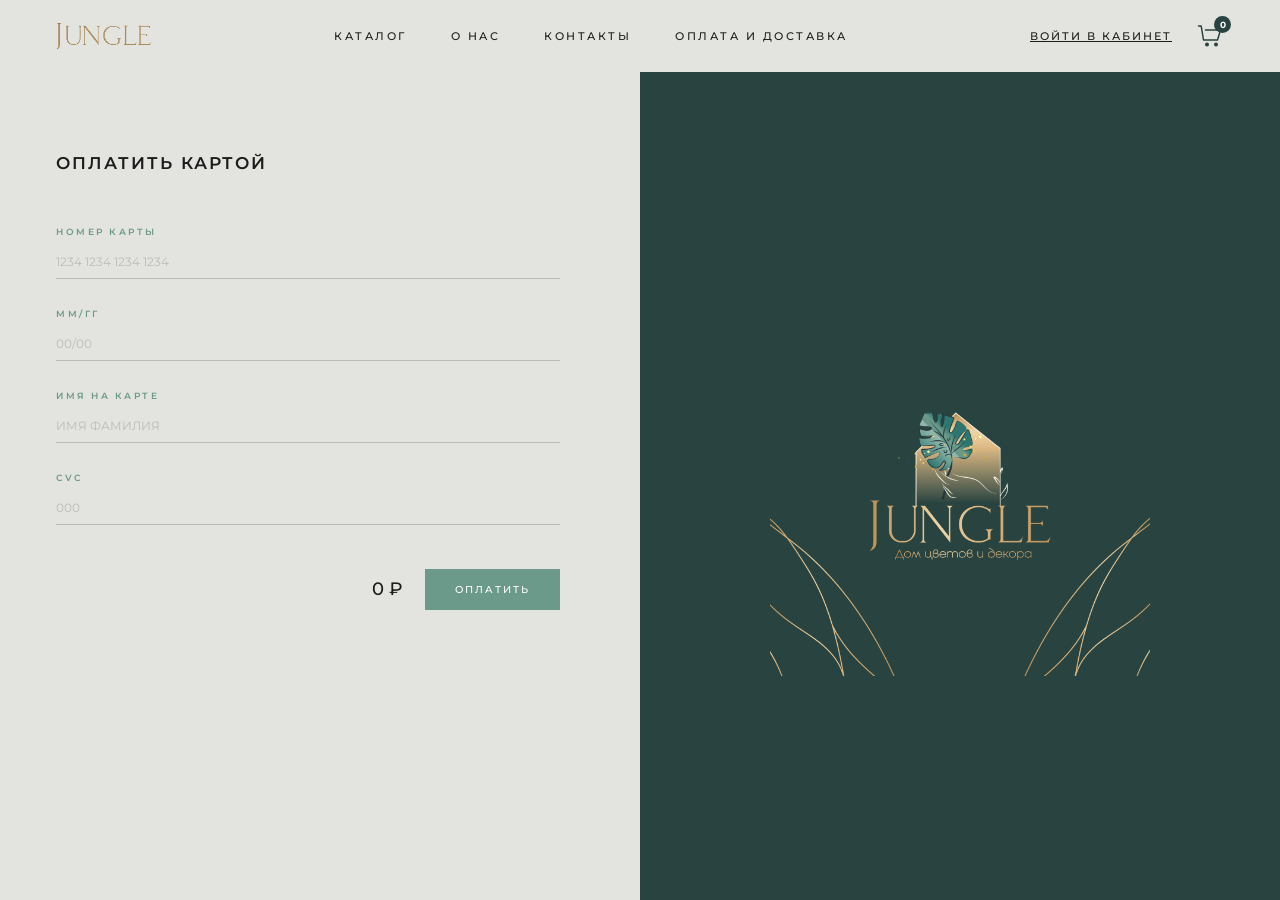
<file: payment.html>
<!DOCTYPE html>
<html lang="ru">
<head>
<meta charset="UTF-8"><meta name="viewport" content="width=device-width,initial-scale=1.0">
<title>Оплата — JUNGLE</title>
<link rel="stylesheet" href="style.css">

</head>
<body>
<header class="header" id="hdr">
  <a class="logo" href="index.html">
    <img src="logo.png" alt="JUNGLE" onerror="this.style.display='none';this.nextElementSibling.style.display='block'">
    <span class="logo-svg" style="display:none">JUNGLE</span>
  </a>
  <nav class="nav">
    <a href="catalog.html">Каталог</a>
    <a href="about.html">О нас</a>
    <a href="contacts.html">Контакты</a>
    <a href="shipping.html">Оплата и доставка</a>
  </nav>
  <div class="hright">
    <span class="login-link" id="login-link" onclick="goLogin()">Войти в кабинет</span>
    <div class="cart-btn" id="cart-btn" onclick="location.href='cart.html'">
      <svg class="cart-icon" viewBox="0 0 28 28" xmlns="http://www.w3.org/2000/svg">
        <path d="M2.5 4H5.2L7.5 18H21.5L24.5 8H9.5" stroke-linecap="round" stroke-linejoin="round"/>
        <circle cx="11" cy="22.5" r="2" fill="#294340" stroke="none"/>
        <circle cx="20" cy="22.5" r="2" fill="#294340" stroke="none"/>
      </svg>
      <span class="cart-badge" id="cart-badge">0</span>
    </div>
    <div class="burger" id="burger" onclick="toggleBurger()"><span></span><span></span><span></span></div>
  </div>
</header>
<nav class="mnav" id="mnav">
  <a href="catalog.html">Каталог</a>
  <a href="about.html">О нас</a>
  <a href="contacts.html">Контакты</a>
  <a href="shipping.html">Оплата и доставка</a>
  <a onclick="goLogin()">Войти в кабинет</a>
</nav>

<div class="flay">
  <div class="fleft">
    <h1 class="ftitle">ОПЛАТИТЬ КАРТОЙ</h1>
    <div class="fgroup"><label class="flabel">Номер карты</label><input class="finput" type="text" id="cnum" placeholder="1234 1234 1234 1234" maxlength="19" inputmode="numeric"></div>
    <div class="fgroup"><label class="flabel">ММ/ГГ</label><input class="finput" type="text" id="cexp" placeholder="00/00" maxlength="5" inputmode="numeric"></div>
    <div class="fgroup"><label class="flabel">Имя на карте</label><input class="finput" type="text" id="cnam" placeholder="ИМЯ ФАМИЛИЯ"></div>
    <div class="fgroup"><label class="flabel">CVC</label><input class="finput" type="text" id="ccvc" placeholder="000" maxlength="3" inputmode="numeric"></div>
    <div class="total-row">
      <span class="total-amt" id="pay-total">0 ₽</span>
      <button class="btn-proceed" onclick="placeOrder()">ОПЛАТИТЬ</button>
    </div>
  </div>
  <div class="fright">
    <div class="fright-inner">
      <img class="fright-img" src="jungle.jpg" alt="JUNGLE" onerror="this.style.display='none'">
    </div>
  </div>
</div>
<div class="toast" id="toast"></div>
<script>
(function(){
if(document.readyState==='loading'){document.addEventListener('DOMContentLoaded',function(){ initPayment(); initCardMasks(); })}else{ initPayment(); initCardMasks(); }
})();
</script>
<script src="app.js"></script>
<script>initPayment(); initCardMasks();</script>
</body></html>
</file>
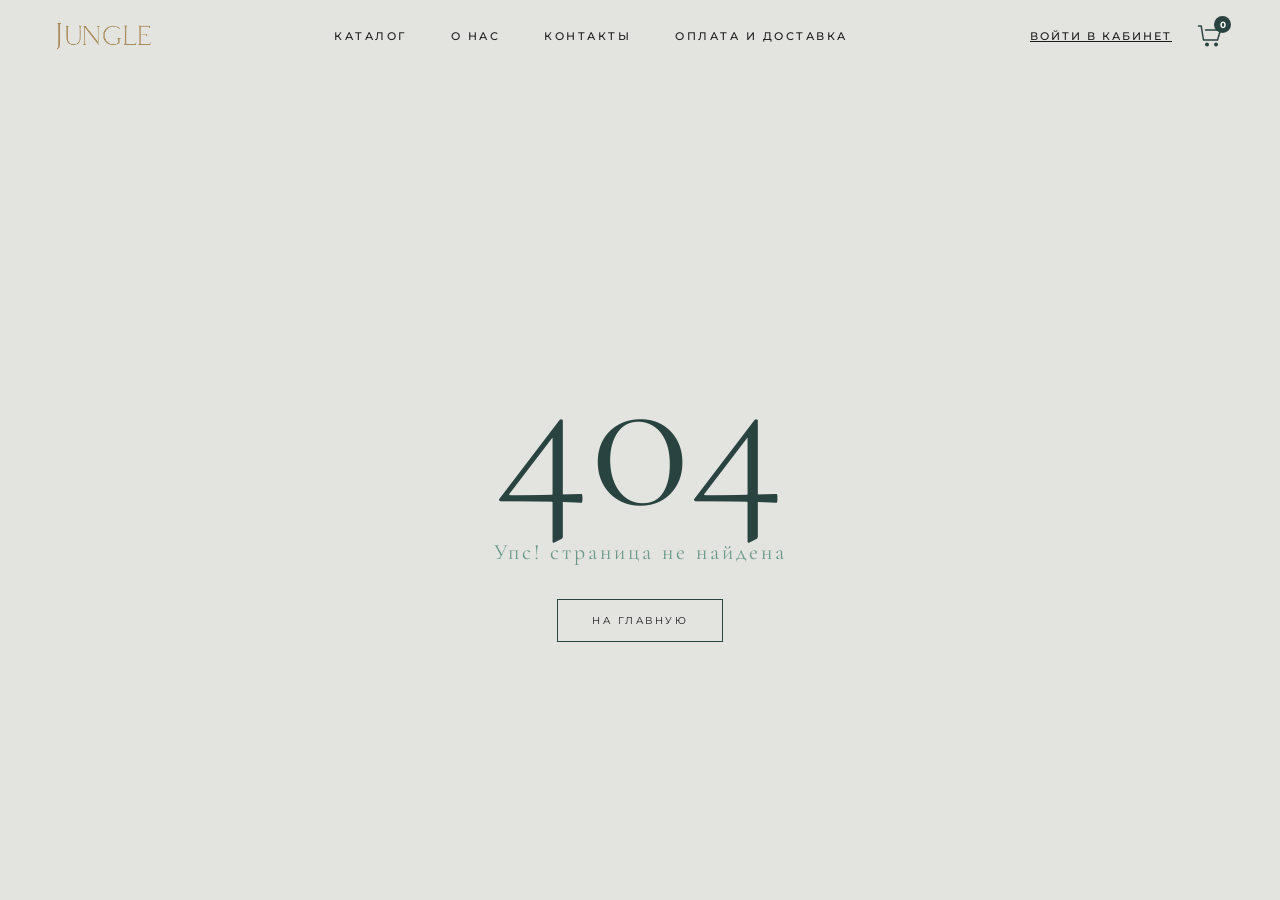
<file: product.html>
<!DOCTYPE html>
<html lang="ru">
<head>
<meta charset="UTF-8"><meta name="viewport" content="width=device-width,initial-scale=1.0">
<title>Товар — JUNGLE</title>
<link rel="stylesheet" href="style.css">

</head>
<body>
<header class="header" id="hdr">
  <a class="logo" href="index.html">
    <img src="logo.png" alt="JUNGLE" onerror="this.style.display='none';this.nextElementSibling.style.display='block'">
    <span class="logo-svg" style="display:none">JUNGLE</span>
  </a>
  <nav class="nav">
    <a href="catalog.html">Каталог</a>
    <a href="about.html">О нас</a>
    <a href="contacts.html">Контакты</a>
    <a href="shipping.html">Оплата и доставка</a>
  </nav>
  <div class="hright">
    <span class="login-link" id="login-link" onclick="goLogin()">Войти в кабинет</span>
    <div class="cart-btn" id="cart-btn" onclick="location.href='cart.html'">
      <svg class="cart-icon" viewBox="0 0 28 28" xmlns="http://www.w3.org/2000/svg">
        <path d="M2.5 4H5.2L7.5 18H21.5L24.5 8H9.5" stroke-linecap="round" stroke-linejoin="round"/>
        <circle cx="11" cy="22.5" r="2" fill="#294340" stroke="none"/>
        <circle cx="20" cy="22.5" r="2" fill="#294340" stroke="none"/>
      </svg>
      <span class="cart-badge" id="cart-badge">0</span>
    </div>
    <div class="burger" id="burger" onclick="toggleBurger()"><span></span><span></span><span></span></div>
  </div>
</header>
<nav class="mnav" id="mnav">
  <a href="catalog.html">Каталог</a>
  <a href="about.html">О нас</a>
  <a href="contacts.html">Контакты</a>
  <a href="shipping.html">Оплата и доставка</a>
  <a onclick="goLogin()">Войти в кабинет</a>
</nav>

<div class="product-layout">
  <img class="product-photo" id="prod-img" src="" alt="">
  <div class="product-info">
    <div class="product-name" id="prod-name"></div>
    <div class="product-sub">
      <span id="prod-sub"></span>
      <span class="product-qty" id="prod-qty"></span>
    </div>
    <div class="product-price" id="prod-price"></div>
    <button class="btn-add" onclick="addCurrent()">ДОБАВИТЬ В КОРЗИНУ</button>
    <div style="margin-top:24px">
      <a href="catalog.html" style="font-size:10px;letter-spacing:2px;text-transform:uppercase;color:var(--mgray);text-decoration:underline">← Назад в каталог</a>
    </div>
  </div>
</div>
<div class="toast" id="toast"></div>

<script src="app.js"></script>
<script>initProduct();</script>
</body></html>
</file>
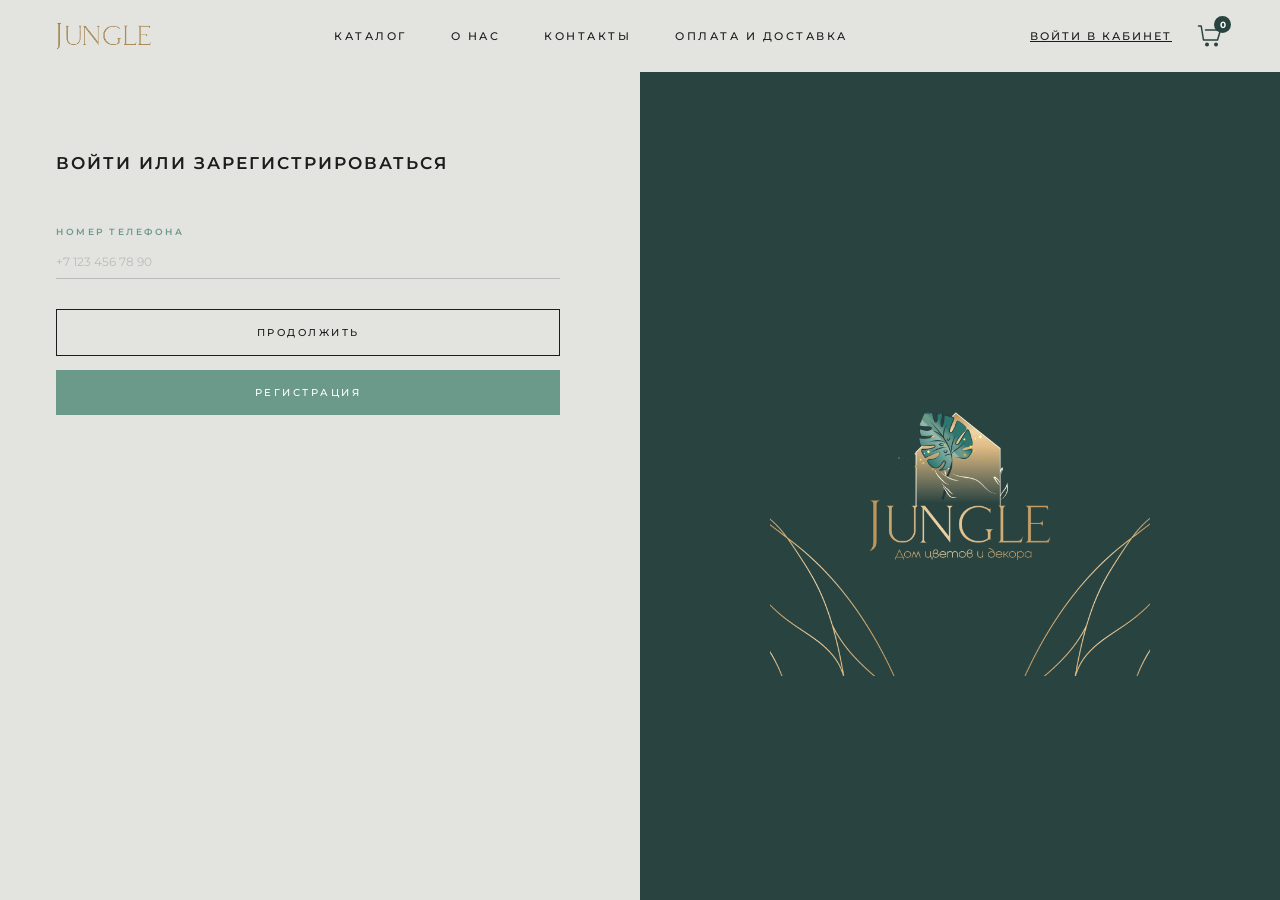
<file: profile.html>
<!DOCTYPE html>
<html lang="ru">
<head>
<meta charset="UTF-8"><meta name="viewport" content="width=device-width,initial-scale=1.0">
<title>Личный кабинет — JUNGLE</title>
<link rel="stylesheet" href="style.css">

</head>
<body>
<header class="header" id="hdr">
  <a class="logo" href="index.html">
    <img src="logo.png" alt="JUNGLE" onerror="this.style.display='none';this.nextElementSibling.style.display='block'">
    <span class="logo-svg" style="display:none">JUNGLE</span>
  </a>
  <nav class="nav">
    <a href="catalog.html">Каталог</a>
    <a href="about.html">О нас</a>
    <a href="contacts.html">Контакты</a>
    <a href="shipping.html">Оплата и доставка</a>
  </nav>
  <div class="hright">
    <span class="login-link" id="login-link" onclick="goLogin()">Войти в кабинет</span>
    <div class="cart-btn" id="cart-btn" onclick="location.href='cart.html'">
      <svg class="cart-icon" viewBox="0 0 28 28" xmlns="http://www.w3.org/2000/svg">
        <path d="M2.5 4H5.2L7.5 18H21.5L24.5 8H9.5" stroke-linecap="round" stroke-linejoin="round"/>
        <circle cx="11" cy="22.5" r="2" fill="#294340" stroke="none"/>
        <circle cx="20" cy="22.5" r="2" fill="#294340" stroke="none"/>
      </svg>
      <span class="cart-badge" id="cart-badge">0</span>
    </div>
    <div class="burger" id="burger" onclick="toggleBurger()"><span></span><span></span><span></span></div>
  </div>
</header>
<nav class="mnav" id="mnav">
  <a href="catalog.html">Каталог</a>
  <a href="about.html">О нас</a>
  <a href="contacts.html">Контакты</a>
  <a href="shipping.html">Оплата и доставка</a>
  <a onclick="goLogin()">Войти в кабинет</a>
</nav>

<div class="profile-wrap">
  <div class="profile-l">
    <h1 class="profile-title">ЛИЧНЫЙ КАБИНЕТ</h1>
    <div class="fgroup"><label class="flabel">Имя</label><input class="finput" type="text" id="pname"></div>
    <div class="fgroup"><label class="flabel">Фамилия</label><input class="finput" type="text" id="psur"></div>
    <button class="btn-form-outline" style="margin-top:8px" onclick="saveProfile()">ИЗМЕНИТЬ</button>
    <button class="btn-danger" onclick="logout()">ВЫЙТИ</button>
  </div>
  <div class="profile-r">
    <div class="orders-box">
      <div class="orders-box-title">ИСТОРИЯ ЗАКАЗОВ</div>
      <div id="order-hist"></div>
    </div>
  </div>
</div>
<div class="toast" id="toast"></div>

<script src="app.js"></script>
<script>initProfile();</script>
</body></html>
</file>
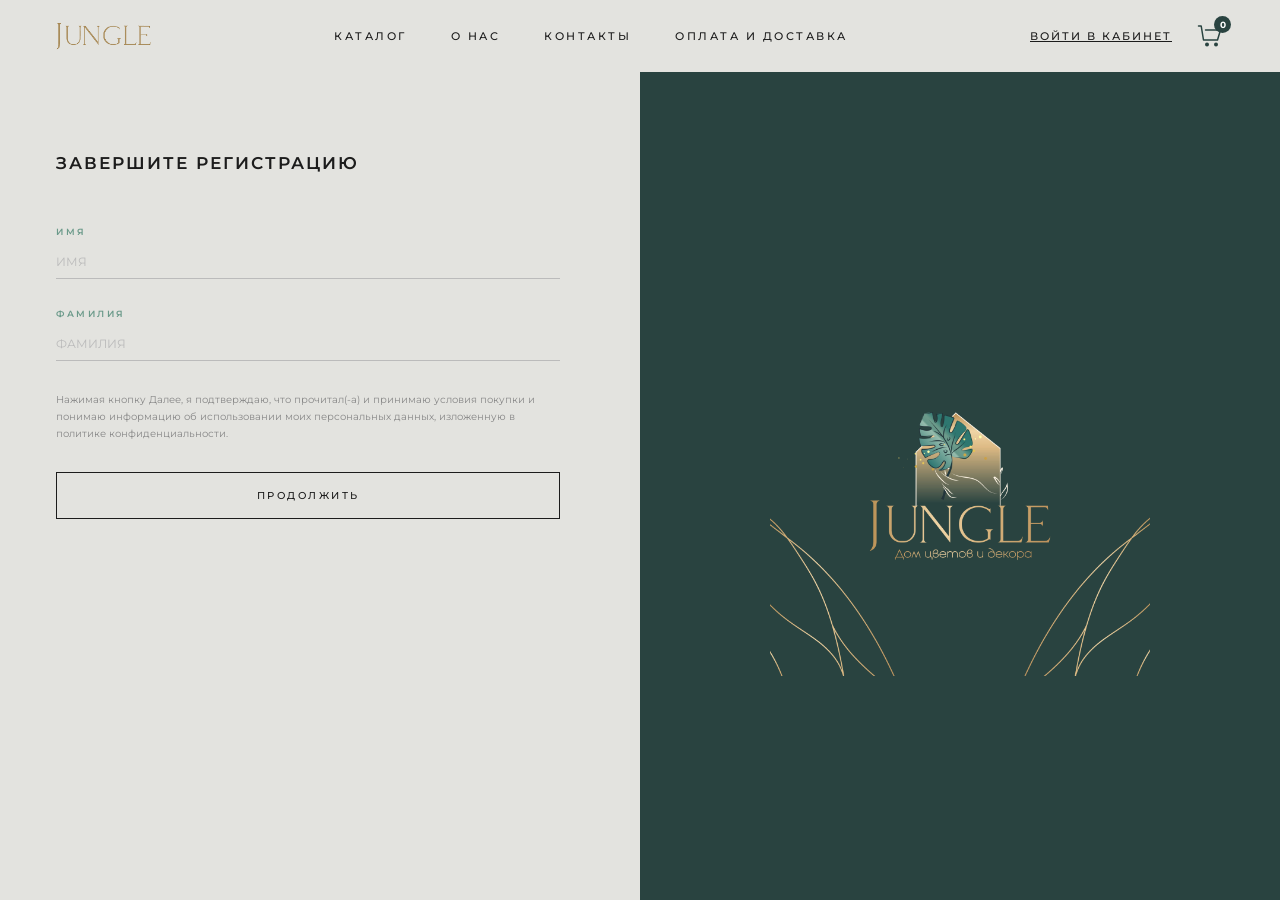
<file: register.html>
<!DOCTYPE html>
<html lang="ru">
<head>
<meta charset="UTF-8"><meta name="viewport" content="width=device-width,initial-scale=1.0">
<title>Регистрация — JUNGLE</title>
<link rel="stylesheet" href="style.css">

</head>
<body>
<header class="header" id="hdr">
  <a class="logo" href="index.html">
    <img src="logo.png" alt="JUNGLE" onerror="this.style.display='none';this.nextElementSibling.style.display='block'">
    <span class="logo-svg" style="display:none">JUNGLE</span>
  </a>
  <nav class="nav">
    <a href="catalog.html">Каталог</a>
    <a href="about.html">О нас</a>
    <a href="contacts.html">Контакты</a>
    <a href="shipping.html">Оплата и доставка</a>
  </nav>
  <div class="hright">
    <span class="login-link" id="login-link" onclick="goLogin()">Войти в кабинет</span>
    <div class="cart-btn" id="cart-btn" onclick="location.href='cart.html'">
      <svg class="cart-icon" viewBox="0 0 28 28" xmlns="http://www.w3.org/2000/svg">
        <path d="M2.5 4H5.2L7.5 18H21.5L24.5 8H9.5" stroke-linecap="round" stroke-linejoin="round"/>
        <circle cx="11" cy="22.5" r="2" fill="#294340" stroke="none"/>
        <circle cx="20" cy="22.5" r="2" fill="#294340" stroke="none"/>
      </svg>
      <span class="cart-badge" id="cart-badge">0</span>
    </div>
    <div class="burger" id="burger" onclick="toggleBurger()"><span></span><span></span><span></span></div>
  </div>
</header>
<nav class="mnav" id="mnav">
  <a href="catalog.html">Каталог</a>
  <a href="about.html">О нас</a>
  <a href="contacts.html">Контакты</a>
  <a href="shipping.html">Оплата и доставка</a>
  <a onclick="goLogin()">Войти в кабинет</a>
</nav>

<div class="flay">
  <div class="fleft">
    <h1 class="ftitle">ЗАВЕРШИТЕ РЕГИСТРАЦИЮ</h1>
    <div class="fgroup">
      <label class="flabel">Имя</label>
      <input class="finput" type="text" id="rname" placeholder="ИМЯ">
    </div>
    <div class="fgroup">
      <label class="flabel">Фамилия</label>
      <input class="finput" type="text" id="rsur" placeholder="ФАМИЛИЯ">
    </div>
    <p class="fnote">Нажимая кнопку Далее, я подтверждаю, что прочитал(-а) и принимаю условия покупки и понимаю информацию об использовании моих персональных данных, изложенную в политике конфиденциальности.</p>
    <button class="btn-form-outline" onclick="doRegister()">ПРОДОЛЖИТЬ</button>
  </div>
  <div class="fright">
    <div class="fright-inner">
      <img class="fright-img" src="jungle.jpg" alt="JUNGLE" onerror="this.style.display='none'">
    </div>
  </div>
</div>
<div class="toast" id="toast"></div>
<script src="app.js"></script>
</body></html>
</file>
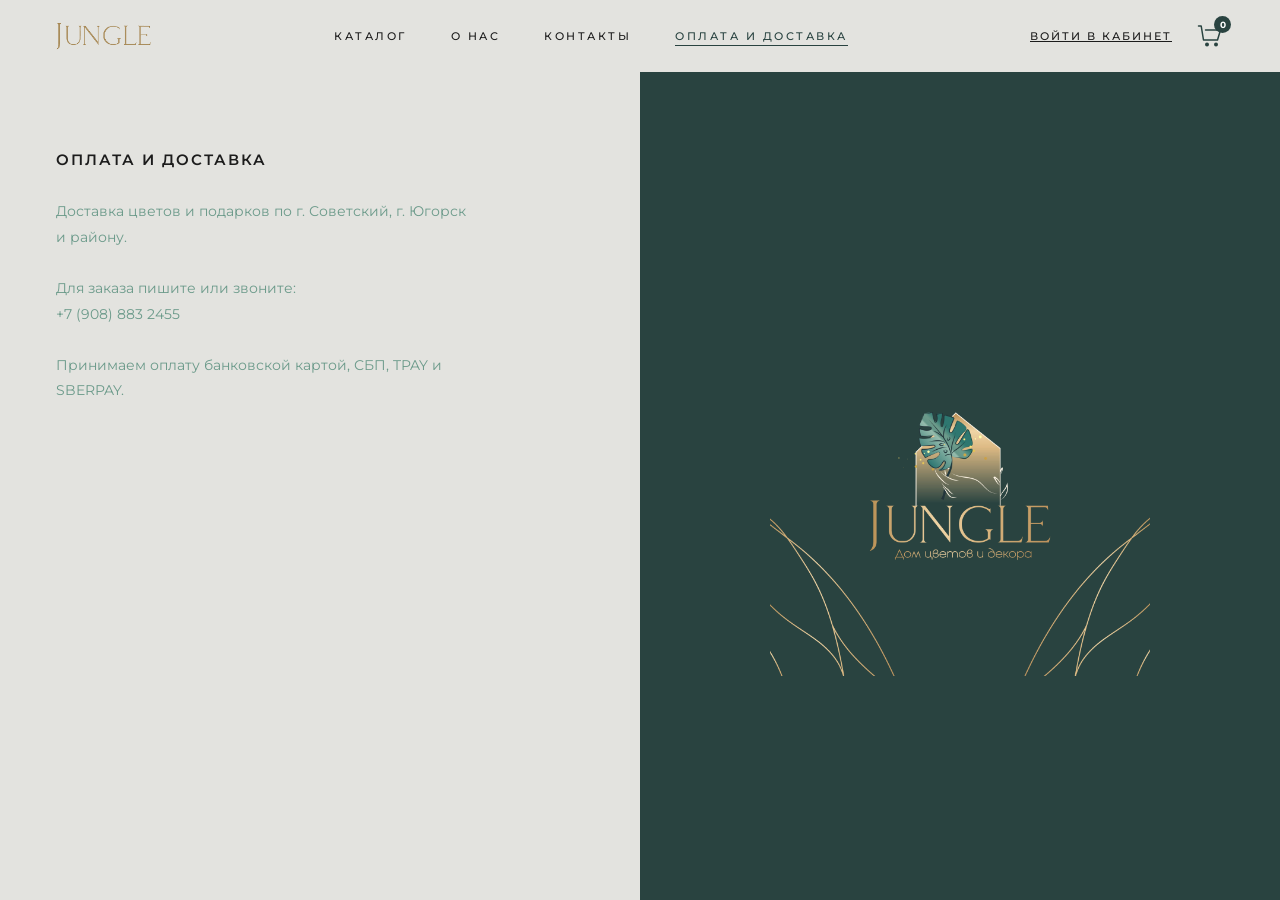
<file: shipping.html>
<!DOCTYPE html>
<html lang="ru">
<head>
<meta charset="UTF-8"><meta name="viewport" content="width=device-width,initial-scale=1.0">
<title>Оплата и доставка — JUNGLE</title>
<link rel="stylesheet" href="style.css">

</head>
<body>
<header class="header" id="hdr">
  <a class="logo" href="index.html">
    <img src="logo.png" alt="JUNGLE" onerror="this.style.display='none';this.nextElementSibling.style.display='block'">
    <span class="logo-svg" style="display:none">JUNGLE</span>
  </a>
  <nav class="nav">
    <a href="catalog.html">Каталог</a>
    <a href="about.html">О нас</a>
    <a href="contacts.html">Контакты</a>
    <a href="shipping.html">Оплата и доставка</a>
  </nav>
  <div class="hright">
    <span class="login-link" id="login-link" onclick="goLogin()">Войти в кабинет</span>
    <div class="cart-btn" id="cart-btn" onclick="location.href='cart.html'">
      <svg class="cart-icon" viewBox="0 0 28 28" xmlns="http://www.w3.org/2000/svg">
        <path d="M2.5 4H5.2L7.5 18H21.5L24.5 8H9.5" stroke-linecap="round" stroke-linejoin="round"/>
        <circle cx="11" cy="22.5" r="2" fill="#294340" stroke="none"/>
        <circle cx="20" cy="22.5" r="2" fill="#294340" stroke="none"/>
      </svg>
      <span class="cart-badge" id="cart-badge">0</span>
    </div>
    <div class="burger" id="burger" onclick="toggleBurger()"><span></span><span></span><span></span></div>
  </div>
</header>
<nav class="mnav" id="mnav">
  <a href="catalog.html">Каталог</a>
  <a href="about.html">О нас</a>
  <a href="contacts.html">Контакты</a>
  <a href="shipping.html">Оплата и доставка</a>
  <a onclick="goLogin()">Войти в кабинет</a>
</nav>

<div class="info-lay">
  <div class="info-l">
    <h1 class="info-tit">ОПЛАТА И ДОСТАВКА</h1>
    <p class="info-txt">
      Доставка цветов и подарков по г. Советский, г. Югорск и району.<br><br>
      Для заказа пишите или звоните:<br>
      <a href="tel:+79088832455">+7 (908) 883 2455</a><br><br>
      Принимаем оплату банковской картой, СБП, TPAY и SBERPAY.
    </p>
  </div>
  <div class="fright">
    <div class="fright-inner">
      <img class="fright-img" src="jungle.jpg" alt="JUNGLE" onerror="this.style.display='none'">
    </div>
  </div>
</div>
<div class="toast" id="toast"></div>
<script src="app.js"></script>
</body></html>
</file>
<file: style.css>
/* ============================================
   JUNGLE — Дом цветов и декора
   Pixel-perfect по Figma
============================================ */

@import url('https://fonts.googleapis.com/css2?family=Cormorant+Garamond:ital,wght@0,300;0,400;0,500;0,600;1,300;1,400&family=Montserrat:wght@300;400;500;600;700&display=swap');

/* ── VARIABLES ── */
:root {
  --dg:      #294340;   /* dark green */
  --mg:      #6B9A8A;   /* medium green */
  --bg:      #E3E3DF;   /* page background */
  --gray:    #D9D9D9;
  --mgray:   #BBBBBB;
  --gold:    #C4A35A;   /* gold for logo */
  --white:   #ffffff;
  --txt:     #1C1C1C;
  --serif:   'Cormorant Garamond', serif;
  --sans:    'Montserrat', sans-serif;
  --hh:      72px;      /* header height */
}

/* ── RESET ── */
*, *::before, *::after { margin:0; padding:0; box-sizing:border-box; }
html { scroll-behavior: smooth; }
body { font-family: var(--sans); background: var(--bg); color: var(--txt); min-height: 100vh; line-height: 1; }
img  { display: block; max-width: 100%; }
a    { text-decoration: none; color: inherit; }
button { font-family: var(--sans); cursor: pointer; outline: none; }
input, select, textarea { font-family: var(--sans); outline: none; }

::-webkit-scrollbar { width: 5px; }
::-webkit-scrollbar-thumb { background: var(--mg); border-radius: 3px; }

/* ── ANIMATIONS ── */
@keyframes fadeIn    { from{opacity:0} to{opacity:1} }
@keyframes fadeUp    { from{opacity:0;transform:translateY(24px)} to{opacity:1;transform:translateY(0)} }
@keyframes slideL    { from{opacity:0;transform:translateX(-32px)} to{opacity:1;transform:translateX(0)} }
@keyframes slideR    { from{opacity:0;transform:translateX(32px)}  to{opacity:1;transform:translateX(0)} }
@keyframes heroPan   { 0%,100%{transform:scale(1) translateX(0)} 50%{transform:scale(1.03) translateX(-0.8%)} }
@keyframes cartPop   { 0%{transform:scale(1)} 40%{transform:scale(1.4)} 70%{transform:scale(.9)} 100%{transform:scale(1)} }

/* ============================================
   HEADER
============================================ */
.header {
  position: sticky; top: 0; z-index: 500;
  background: var(--bg);
  height: var(--hh);
  padding: 0 56px;
  display: flex; align-items: center; justify-content: space-between;
  transition: box-shadow .3s;
}
.header.shadow { box-shadow: 0 1px 20px rgba(0,0,0,.08); }

/* Logo */
.logo { display: flex; align-items: center; cursor: pointer; flex-shrink: 0; }
.logo img { height: 28px; display: block; }
.logo-svg {
  font-family: var(--serif);
  font-size: 28px; font-weight: 400;
  color: var(--gold);
  letter-spacing: 3px;
  font-style: italic;
}

/* Nav */
.nav { display: flex; align-items: center; gap: 44px; }
.nav a {
  font-size: 11px; font-weight: 500;
  letter-spacing: 2.5px; text-transform: uppercase;
  color: var(--txt); position: relative;
  transition: color .25s; white-space: nowrap;
}
.nav a::after {
  content:''; position:absolute; bottom:-4px; left:0;
  width:0; height:1px; background:var(--dg); transition:width .3s;
}
.nav a:hover, .nav a.active { color: var(--dg); }
.nav a:hover::after, .nav a.active::after { width:100%; }

/* Header right */
.hright { display: flex; align-items: center; gap: 24px; }

.login-link {
  font-size: 11px; font-weight: 500;
  letter-spacing: 2px; text-transform: uppercase;
  text-decoration: underline; cursor: pointer;
  white-space: nowrap; transition: color .25s; color: var(--txt);
}
.login-link:hover { color: var(--dg); }

.cart-btn {
  position: relative; cursor: pointer;
  display: flex; align-items: center;
  transition: transform .25s;
}
.cart-btn:hover { transform: scale(1.08); }
.cart-btn.pop   { animation: cartPop .38s ease; }
.cart-icon {
  width: 28px; height: 28px;
  stroke: var(--dg); fill: none; stroke-width: 1.5;
  stroke-linecap: round; stroke-linejoin: round;
}
.cart-badge {
  position: absolute; top: -6px; right: -7px;
  width: 17px; height: 17px; border-radius: 50%;
  background: var(--dg); color: #fff;
  font-size: 9px; font-weight: 700;
  display: flex; align-items: center; justify-content: center;
}

/* Hamburger */
.burger { display:none; flex-direction:column; gap:5px; cursor:pointer; padding:4px; }
.burger span { display:block; width:22px; height:2px; background:var(--txt); border-radius:2px; transition:all .3s; }
.burger.open span:nth-child(1) { transform:rotate(45deg) translate(5px,5px); }
.burger.open span:nth-child(2) { opacity:0; }
.burger.open span:nth-child(3) { transform:rotate(-45deg) translate(5px,-5px); }

/* Mobile nav */
.mnav {
  display: none; position: fixed;
  top: var(--hh); left:0; right:0;
  background: var(--bg); border-bottom: 1px solid var(--gray);
  padding: 20px 28px; flex-direction: column; gap: 14px;
  z-index: 499; box-shadow: 0 8px 24px rgba(0,0,0,.09);
}
.mnav.open { display: flex; animation: fadeUp .25s ease; }
.mnav a {
  font-size: 11px; letter-spacing: 2px; text-transform: uppercase;
  color: var(--txt); cursor: pointer;
  padding: 8px 0; border-bottom: 1px solid var(--gray);
}

/* ============================================
   HERO SECTION
============================================ */
.hero {
  position: relative;
  height: 58vh; min-height: 420px;
  overflow: hidden;
  margin: 0 36px 0 36px; /* matches Figma inset */
}
.hero-img {
  position: absolute; inset: 0;
  width: 100%; height: 100%;
  object-fit: cover; object-position: center 20%;
  animation: heroPan 18s ease-in-out infinite;
}
.hero-overlay {
  position: absolute; inset: 0;
  background: linear-gradient(to right, rgba(0,0,0,.5) 0%, rgba(0,0,0,.2) 45%, transparent 75%);
}
.hero-content {
  position: absolute; bottom: 0; left: 0;
  padding: 52px 60px;
  animation: slideL .9s ease both;
}
.hero-title {
  font-family: var(--serif);
  font-size: 88px; font-weight: 300;
  color: #fff; line-height: .95;
  letter-spacing: 4px; text-transform: uppercase;
}
.hero-sub {
  font-size: 10px; letter-spacing: 5px; font-weight: 400;
  color: rgba(255,255,255,.88);
  margin: 12px 0 32px;
  text-transform: uppercase;
}
.hero-cta {
  display: inline-block;
  border: 1px solid #fff; color: #fff;
  padding: 11px 26px;
  font-size: 10px; font-weight: 500; letter-spacing: 2px;
  text-transform: uppercase; cursor: pointer;
  background: transparent; transition: all .28s;
}
.hero-cta:hover { background: #fff; color: var(--dg); }

/* ============================================
   SECTION WRAPPER
============================================ */
.section { padding: 72px 56px 0; }
.section-title {
  font-family: var(--serif);
  font-size: 46px; font-weight: 400;
  letter-spacing: 2px; margin-bottom: 40px;
  line-height: 1;
}

/* ============================================
   REVIEWS
============================================ */
.reviews { display: grid; grid-template-columns: repeat(3,1fr); gap: 24px; }
.review {
  background: #fff; padding: 20px 22px;
  opacity: 1;                         /* видим по умолчанию — JS добавит анимацию */
  transition: transform .3s, box-shadow .3s, opacity .4s;
}
.review.will-animate { opacity: 0; transform: translateY(20px); }
.review.animate-in   { opacity: 1; transform: translateY(0); transition: opacity .5s ease, transform .5s ease; }
.review:hover { transform: translateY(-4px); box-shadow: 0 8px 28px rgba(41,67,64,.09); }
.rev-head  { display:flex; align-items:center; gap:10px; margin-bottom:10px; }
.rev-ava   { width:36px; height:36px; border-radius:50%; background:var(--mg); color:#fff; font-size:13px; font-weight:700; display:flex; align-items:center; justify-content:center; flex-shrink:0; }
.rev-name  { font-size:12px; font-weight:600; }
.rev-stars { color:#C9A96E; font-size:11px; }
.rev-text  { font-size:10.5px; color:#555; line-height:1.7; }
.rev-reply { font-size:10px; color:var(--mg); margin-top:8px; font-style:italic; }

/* ============================================
   PRODUCT CARDS
============================================ */
.pgrid { display: grid; grid-template-columns: repeat(3,1fr); gap: 32px; }

.pcard {
  cursor: pointer;
  opacity: 1;                         /* видим по умолчанию */
  transition: transform .3s, opacity .4s;
}
.pcard.will-animate { opacity: 0; transform: translateY(20px); }
.pcard.animate-in   { opacity: 1; transform: translateY(0); transition: opacity .45s ease, transform .45s ease; }
.pcard:hover { transform: translateY(-6px); }

.pcard-img {
  position: relative; overflow: hidden;
  width: 100%; aspect-ratio: 1 / 1;
  margin-bottom: 16px; background: var(--gray);
}
.pcard-img img {
  width:100%; height:100%; object-fit:cover;
  transition: transform .5s;
}
.pcard:hover .pcard-img img { transform: scale(1.05); }
.pcard-img::after {
  content:''; position:absolute; inset:0;
  background: rgba(41,67,64,.12); opacity:0; transition:opacity .3s;
}
.pcard:hover .pcard-img::after { opacity:1; }

.pcard-name { font-size:12px; font-weight:600; letter-spacing:1.2px; text-transform:uppercase; margin-bottom:4px; }
.pcard-sub  { font-size:9.5px; color:var(--mgray); letter-spacing:1px; text-transform:uppercase; margin-bottom:10px; }
.pcard-price { font-size:14px; font-weight:500; color:var(--mg); margin-bottom:14px; }
.pcard-btns { display:flex; gap:10px; }

/* ============================================
   BUTTONS
============================================ */
.btn-outline {
  border: 1px solid var(--txt); background: transparent; color: var(--txt);
  padding: 9px 18px; font-size: 9px; letter-spacing: 2px; text-transform: uppercase;
  cursor: pointer; transition: all .25s;
}
.btn-outline:hover { background: var(--txt); color: #fff; }

.btn-solid {
  background: var(--dg); color: #fff; border: 1px solid var(--dg);
  padding: 9px 18px; font-size: 9px; letter-spacing: 2px; text-transform: uppercase;
  cursor: pointer; transition: all .25s;
}
.btn-solid:hover { background: var(--mg); border-color: var(--mg); }

.btn-green-wide {
  background: var(--mg); color: #fff; border: none;
  padding: 16px; width: 100%;
  font-size: 10px; font-weight: 500; letter-spacing: 2.5px;
  text-transform: uppercase; cursor: pointer; transition: background .25s;
}
.btn-green-wide:hover { background: var(--dg); }

.btn-form-outline {
  border: 1px solid var(--txt); background: transparent; color: var(--txt);
  padding: 16px; width: 100%;
  font-size: 10px; font-weight: 500; letter-spacing: 2.5px;
  text-transform: uppercase; cursor: pointer;
  margin-bottom: 14px; transition: all .25s;
}
.btn-form-outline:hover { background: var(--dg); color: #fff; border-color: var(--dg); }

.btn-proceed {
  background: var(--mg); color: #fff; border: none;
  padding: 14px 30px; font-size: 10px; font-weight: 500;
  letter-spacing: 2px; text-transform: uppercase;
  cursor: pointer; transition: background .25s; flex-shrink: 0;
}
.btn-proceed:hover { background: var(--dg); }

.btn-add {
  background: var(--dg); color: #fff; border: none;
  padding: 16px 36px; font-size: 10px; font-weight: 500;
  letter-spacing: 2px; text-transform: uppercase;
  cursor: pointer; transition: background .25s;
}
.btn-add:hover { background: var(--mg); }

.btn-danger {
  border: 1px solid #c62828; color: #c62828; background: transparent;
  padding: 16px; width: 100%;
  font-size: 10px; font-weight: 500; letter-spacing: 2.5px;
  text-transform: uppercase; cursor: pointer; margin-top: 12px; transition: all .25s;
}
.btn-danger:hover { background: #c62828; color: #fff; }

/* ============================================
   SLIDER NAV
============================================ */
.slider-nav {
  display: flex; justify-content: center;
  align-items: center; gap: 20px;
  margin-top: 32px; padding-bottom: 72px;
}
.snav-btn {
  width: 36px; height: 36px; background: transparent;
  border: none; cursor: pointer; padding: 0;
  display: flex; align-items: center; justify-content: center;
  opacity: .7; transition: opacity .2s;
}
.snav-btn:hover { opacity: 1; }
.snav-btn img { width: 20px; height: 20px; object-fit: contain; }
.snav-arrow { font-size: 22px; color: var(--txt); line-height: 1; }

/* ============================================
   CATEGORY BANNERS
============================================ */
.cats { display: flex; flex-direction: column; }
.cat {
  position: relative; height: 160px;
  overflow: hidden; cursor: pointer;
  display: flex; align-items: center; justify-content: center;
}
.cat-bg {
  position: absolute; inset: 0;
  width: 100%; height: 100%;
  object-fit: cover; transition: transform .5s;
}
.cat:hover .cat-bg { transform: scale(1.04); }
.cat-dim {
  position: absolute; inset: 0;
  background: rgba(0,0,0,.4); transition: background .3s;
}
.cat:hover .cat-dim { background: rgba(0,0,0,.55); }
.cat-label {
  position: relative; z-index: 1;
  font-family: var(--serif);
  font-size: 28px; font-weight: 300;
  color: #fff; letter-spacing: 6px;
  text-transform: uppercase; text-align: center;
  transition: letter-spacing .35s;
}
.cat:hover .cat-label { letter-spacing: 9px; }

/* ============================================
   CONTACTS BLOCK (home)
============================================ */
.contacts-home {
  display: grid; grid-template-columns: 1fr 1fr;
  gap: 60px; padding: 72px 56px 80px;
  align-items: start;
}
.contacts-home .section-title { font-size: 32px; margin-bottom: 28px; }
.c-item  { margin-bottom: 22px; }
.c-label {
  font-size: 10px; letter-spacing: 2.5px; font-weight: 600;
  text-transform: uppercase; margin-bottom: 4px;
}
.c-val   { font-size: 13px; color: var(--mg); line-height: 1.5; }
a.c-val:hover { text-decoration: underline; }
.map-img { width: 100%; border-radius: 3px; display: block; }
.vk-link { display: inline-block; margin-top: 14px; }
.vk-link img { width: 40px; height: 40px; transition: opacity .2s; }
.vk-link:hover img { opacity: .72; }

/* ============================================
   FOOTER
============================================ */
footer {
  background: #294340;
  padding: 56px 56px 40px;
  text-align: center;
}
.footer-logo     { height: 34px; margin: 0 auto 28px; }
.footer-logo-txt {
  font-family: var(--serif); font-size: 32px;
  color: var(--gold); letter-spacing: 4px; font-style: italic;
  margin-bottom: 28px;
}
.footer-nav {
  display: flex; justify-content: center;
  flex-wrap: wrap; gap: 32px; margin-bottom: 18px;
}
.footer-nav a {
  font-size: 10px; letter-spacing: 2px; text-transform: uppercase;
  color: rgba(255,255,255,.75); transition: color .25s;
}
.footer-nav a:hover { color: #fff; }
.footer-policy {
  display: flex; justify-content: center;
  gap: 20px; margin-bottom: 22px; flex-wrap: wrap;
}
.footer-policy a {
  font-size: 10px; color: rgba(255,255,255,.45);
  text-decoration: underline; cursor: pointer;
  transition: color .25s;
}
.footer-policy a:hover { color: rgba(255,255,255,.75); }
.footer-vk      { display: inline-block; margin-top: 4px; }
.footer-vk img  { width: 36px; height: 36px; margin: 0 auto; transition: opacity .2s; filter: brightness(10); }
.footer-vk:hover img { opacity: .75; }

/* ============================================
   CATALOG PAGE
============================================ */
.catalog-wrap {
  display: grid;
  grid-template-columns: 280px 1fr;
  gap: 40px;
  padding: 48px 56px 72px;
  min-height: calc(100vh - var(--hh));
}

.filter-box {
  border: 1px solid var(--dg);
  padding: 28px 24px;
  height: fit-content;
  animation: slideL .4s ease;
}
.filter-title {
  font-family: var(--serif);
  font-size: 34px; font-weight: 400; letter-spacing: 3px;
  text-align: center; margin-bottom: 24px;
}
.fitem { display: flex; align-items: center; gap: 10px; padding: 6px 0; cursor: pointer; }
.fitem input[type=checkbox] {
  width: 14px; height: 14px;
  accent-color: var(--dg); cursor: pointer; flex-shrink: 0;
}
.fitem label {
  font-size: 10px; letter-spacing: 1.8px;
  text-transform: uppercase; cursor: pointer; transition: color .2s;
  display: flex; align-items: center; gap: 4px;
}
.fitem:hover label { color: var(--mg); }
.fcount { color: var(--mgray); font-size: 9px; }

.filter-reset-btn {
  width: 100%; margin-top: 20px;
  border: 1px solid var(--mgray); background: transparent;
  color: var(--mgray); padding: 8px;
  font-size: 9px; letter-spacing: 2px; text-transform: uppercase;
  cursor: pointer; transition: all .25s;
  font-family: var(--sans);
}
.filter-reset-btn:hover { border-color: var(--dg); color: var(--dg); }

.catalog-grid { display: grid; grid-template-columns: repeat(3,1fr); gap: 32px; align-content: start; }

/* ── МОБИЛЬНАЯ КНОПКА ФИЛЬТРА ── */
.mob-filter-toggle {
  display: none;
  align-items: center; gap: 8px;
  margin: 16px 16px 0;
  padding: 12px 20px;
  background: var(--dg); color: #fff;
  font-size: 10px; letter-spacing: 2px; text-transform: uppercase;
  cursor: pointer; font-family: var(--sans);
  width: calc(100% - 32px);
}
.mob-filter-count {
  display: inline-flex; align-items: center; justify-content: center;
  background: var(--gold); color: #fff;
  width: 18px; height: 18px; border-radius: 50%;
  font-size: 9px; font-weight: 700;
  margin-left: 4px;
}
.mob-filter-count:empty { display: none; }

/* ── МОБИЛЬНЫЙ DRAWER ФИЛЬТРА ── */
.mob-filter-overlay {
  display: none; position: fixed; inset: 0;
  background: rgba(0,0,0,.5); z-index: 800;
}
.mob-filter-overlay.open { display: block; }

.mob-filter-drawer {
  position: fixed; bottom: 0; left: 0; right: 0;
  background: #fff; z-index: 801;
  border-radius: 16px 16px 0 0;
  max-height: 75vh;
  transform: translateY(100%);
  transition: transform .35s cubic-bezier(.4,0,.2,1);
  display: flex; flex-direction: column;
}
.mob-filter-drawer.open { transform: translateY(0); }

.mob-filter-header {
  display: flex; align-items: center; justify-content: space-between;
  padding: 20px 20px 14px;
  border-bottom: 1px solid var(--gray);
  flex-shrink: 0;
}
.mob-filter-title {
  font-family: var(--serif); font-size: 24px;
  letter-spacing: 3px; color: var(--dg);
}
.mob-filter-actions { display: flex; gap: 10px; }
.mob-filter-reset {
  border: 1px solid var(--mgray); color: var(--mgray);
  background: transparent; padding: 7px 14px;
  font-size: 9px; letter-spacing: 1.5px; text-transform: uppercase;
  cursor: pointer; font-family: var(--sans); transition: all .2s;
}
.mob-filter-reset:hover { border-color: var(--dg); color: var(--dg); }
.mob-filter-apply {
  background: var(--dg); color: #fff; border: none;
  padding: 7px 18px;
  font-size: 9px; letter-spacing: 1.5px; text-transform: uppercase;
  cursor: pointer; font-family: var(--sans); transition: background .2s;
}
.mob-filter-apply:hover { background: var(--mg); }

.mob-filter-body {
  overflow-y: auto; padding: 16px 20px 32px;
  flex: 1;
}
.mob-filter-body .fitem { padding: 10px 0; border-bottom: 1px solid var(--bg); }
.mob-filter-body .fitem label { font-size: 11px; letter-spacing: 1.5px; }

/* ============================================
   PRODUCT PAGE
============================================ */
.product-layout {
  display: grid; grid-template-columns: 1fr 1fr;
  gap: 80px; padding: 56px 56px;
  min-height: calc(100vh - var(--hh));
}
.product-photo {
  width: 100%;
  max-height: 580px;
  object-fit: cover;
  display: block;
  background: var(--gray);
  animation: slideL .55s ease;
}
.product-info { padding-top: 20px; animation: slideR .55s ease; }
.product-name {
  font-size: 22px; font-weight: 700;
  letter-spacing: 1.5px; text-transform: uppercase;
  margin-bottom: 8px; line-height: 1.3;
}
.product-sub  {
  font-size: 10.5px; color: var(--mgray);
  letter-spacing: 2px; text-transform: uppercase;
  margin-bottom: 0;
  display: flex; align-items: center; justify-content: space-between;
}
.product-qty  { color: var(--mg); font-size: 10.5px; letter-spacing: 1px; }
.product-price {
  font-family: var(--serif); font-size: 34px;
  color: var(--mg); margin: 28px 0 32px;
}

/* ============================================
   FORM LAYOUT (half-half)
============================================ */
.flay {
  display: grid; grid-template-columns: 1fr 1fr;
  min-height: calc(100vh - var(--hh));
}
.fleft { padding: 80px 80px 80px 56px; animation: slideL .55s ease; }
.fright { background: var(--dg); position: relative; overflow: hidden; animation: slideR .55s ease; }
.fright-inner { width:100%; height:100%; display:flex; align-items:center; justify-content:center; position:relative; z-index:1; }
.fright-img { width: 68%; max-width: 380px; display: block; }

.ftitle { font-size: 17px; font-weight: 600; letter-spacing: 2px; text-transform: uppercase; margin-bottom: 52px; line-height: 1.35; }
.fgroup { margin-bottom: 30px; }
.flabel { font-size: 9px; letter-spacing: 2.5px; text-transform: uppercase; color: var(--mg); display: block; margin-bottom: 8px; font-weight: 600; }
.finput {
  width: 100%; border: none; border-bottom: 1px solid var(--mgray);
  background: transparent; padding: 8px 0;
  font-size: 14px; color: var(--txt);
  transition: border-color .25s;
}
.finput:focus     { border-color: var(--dg); }
.finput::placeholder { color: var(--mgray); font-size: 12px; }
.finput[readonly] { color: #666; }
.fnote { font-size: 10px; color: #888; line-height: 1.7; margin-bottom: 30px; }

/* Selfpickup row */
.sp-row   { display:flex; align-items:center; justify-content:space-between; margin-bottom:28px; }
.sp-label { font-size:9px; letter-spacing:2.5px; text-transform:uppercase; color:var(--mg); font-weight:600; }
.sp-check {
  width:18px; height:18px; border:1px solid var(--mgray);
  cursor:pointer; display:flex; align-items:center; justify-content:center;
  transition:all .25s; flex-shrink:0;
}
.sp-check.on { background:var(--dg); border-color:var(--dg); }
.sp-check.on::after { content:'✓'; color:#fff; font-size:11px; }

.total-row { display:flex; align-items:center; justify-content:flex-end; gap:22px; margin-top:44px; }
.total-amt { font-size:18px; font-weight:500; }

/* ============================================
   CART PAGE
============================================ */
.cart-wrap2 { padding: 56px; min-height: calc(100vh - var(--hh)); }
.cart-title2 {
  font-family: var(--serif); font-size: 46px; font-weight: 400;
  letter-spacing: 3px; margin-bottom: 44px; animation: slideL .4s ease;
}
.cart-empty { text-align: center; padding: 120px 0; }
.cart-empty-h { font-family:var(--serif); font-size:36px; color:var(--mg); letter-spacing:3px; margin-bottom:14px; }
.cart-empty-s { font-size:13px; color:var(--mgray); }

.citem {
  display: grid; grid-template-columns: 280px 1fr;
  gap: 32px; align-items: start;
  margin-bottom: 32px; padding-bottom: 32px;
  border-bottom: 1px solid var(--gray);
  animation: fadeUp .4s ease;
}
.citem-img { width:100%; aspect-ratio:4/3; object-fit:cover; background:var(--gray); display:block; }
.citem-name  { font-size:13px; font-weight:600; letter-spacing:1.2px; text-transform:uppercase; margin-bottom:6px; }
.citem-sub   { font-size:9.5px; color:var(--mgray); letter-spacing:1px; text-transform:uppercase; margin-bottom:12px; }
.citem-price { font-size:16px; color:var(--mg); margin-bottom:18px; }

.cart-foot { display:flex; justify-content:flex-end; align-items:center; gap:24px; margin-top:44px; padding-top:24px; border-top:1px solid var(--gray); }
.cart-total2 { font-size:20px; font-weight:600; }
.btn-cart-next { background:var(--mg); color:#fff; border:none; padding:14px 34px; font-size:10px; font-weight:500; letter-spacing:2.5px; text-transform:uppercase; cursor:pointer; transition:background .25s; }
.btn-cart-next:hover { background:var(--dg); }

/* ============================================
   PROFILE
============================================ */
.profile-wrap { display:grid; grid-template-columns:1fr 1fr; gap:60px; padding:56px; }
.profile-l { animation:slideL .55s ease; }
.profile-r { animation:slideR .55s ease; }
.profile-title { font-size:17px; font-weight:600; letter-spacing:2px; text-transform:uppercase; margin-bottom:44px; }
.orders-box { background:var(--mg); min-height:520px; padding:26px; }
.orders-box-title { font-size:10.5px; letter-spacing:3px; text-transform:uppercase; color:#fff; font-weight:600; margin-bottom:6px; }
.order-row { background:#fff; padding:16px; margin-top:16px; border-radius:2px; }
.order-id    { font-size:10.5px; font-weight:600; margin-bottom:3px; }
.order-date  { font-size:9.5px; color:#666; margin-bottom:3px; }
.order-total { font-size:13px; color:var(--dg); font-weight:600; }

/* ============================================
   INFO PAGES (about, shipping)
============================================ */
.info-lay { display:grid; grid-template-columns:1fr 1fr; min-height:calc(100vh - var(--hh)); }
.info-l   { padding:80px 80px 80px 56px; animation:slideL .55s ease; }
.info-tit { font-size:15px; font-weight:600; letter-spacing:2px; text-transform:uppercase; margin-bottom:32px; }
.info-txt { font-size:13.5px; line-height:1.9; color:var(--mg); max-width:420px; }
.info-txt a { color:inherit; }

/* ============================================
   CONTACTS PAGE
============================================ */
.contacts-page { padding: 56px; min-height:calc(100vh - var(--hh)); }
.contacts-grid { display:grid; grid-template-columns:1fr 1fr; gap:64px; align-items:start; margin-top:40px; }

/* ============================================
   404
============================================ */
.p404 { display:flex; flex-direction:column; align-items:center; justify-content:center; min-height:calc(100vh - var(--hh)); }
.e404-num { font-family:var(--serif); font-size:210px; font-weight:300; color:var(--dg); line-height:1; animation:fadeUp .6s ease; }
.e404-txt { font-family:var(--serif); font-size:22px; color:var(--mg); letter-spacing:3px; margin-bottom:36px; animation:fadeUp .6s .15s ease both; }
.e404-btn { border:1px solid var(--dg); background:transparent; color:var(--txt); padding:14px 34px; font-size:10px; letter-spacing:2.5px; text-transform:uppercase; cursor:pointer; transition:all .25s; animation:fadeUp .6s .3s ease both; }
.e404-btn:hover { background:var(--dg); color:#fff; }

/* ============================================
   TOAST
============================================ */
.toast {
  position:fixed; bottom:28px; right:28px;
  background:var(--dg); color:#fff;
  padding:14px 22px; font-size:12px; letter-spacing:.5px;
  z-index:9999; transform:translateY(70px); opacity:0;
  transition:all .38s cubic-bezier(.34,1.56,.64,1);
  max-width:300px; pointer-events:none; border-radius:2px;
}
.toast.show { transform:translateY(0); opacity:1; }

/* ============================================
   ADMIN
============================================ */
/* ── ADMIN LOGIN ── */
.admin-login-wrap {
  min-height: 100vh;
  background: var(--bg);
  display: flex;
  align-items: center;
  justify-content: center;
}
.admin-login-card {
  background: #fff;
  padding: 56px;
  width: 420px;
  max-width: 92vw;
  box-shadow: 0 10px 50px rgba(41,67,64,.14);
  animation: fadeUp .45s ease;
  margin: 0 auto;
}
.admin-login-title {
  font-family: var(--serif); font-size: 34px;
  color: var(--gold); letter-spacing: 4px;
  text-align: center; margin-bottom: 8px; font-style: italic;
}
.admin-login-sub {
  font-size: 9.5px; letter-spacing: 2px; color: var(--mgray);
  text-align: center; margin-bottom: 40px; text-transform: uppercase;
}
.admin-login-card .fgroup { margin-bottom: 24px; }
.admin-login-card .flabel { font-size: 9px; letter-spacing: 2px; color: var(--mg); display:block; margin-bottom:7px; font-weight:600; text-transform:uppercase; }
.admin-login-card .finput { width:100%; border:none; border-bottom:1px solid var(--mgray); background:transparent; padding:8px 0; font-size:14px; color:var(--txt); outline:none; transition:border-color .25s; }
.admin-login-card .finput:focus { border-color: var(--dg); }
.admin-login-card .btn-green-wide { margin-top: 20px; }
.admin-login-card .btn-form-outline { margin-top: 12px; }

/* ── ADMIN DASHBOARD ── */
.admin-page   { min-height: 100vh; background: #f3f3f0; font-family: var(--sans); display: flex; flex-direction: column; }
.admin-hdr    { background: var(--dg); color: #fff; height: 60px; padding: 0 40px; display: flex; align-items: center; justify-content: space-between; flex-shrink: 0; }
.admin-brand  { font-family: var(--serif); font-size: 22px; letter-spacing: 3px; color: var(--gold); }
.admin-out    { font-size: 10px; letter-spacing: 2px; color: #fff; cursor: pointer; border: 1px solid rgba(255,255,255,.3); padding: 6px 16px; background: transparent; transition: all .25s; }
.admin-out:hover { background: rgba(255,255,255,.12); }

.admin-body   { display: flex; flex: 1; min-height: 0; }
.admin-side   { width: 220px; background: #fff; border-right: 1px solid var(--gray); padding: 28px 0; flex-shrink: 0; }
.anav-i       { padding: 13px 26px; font-size: 10.5px; letter-spacing: 1.5px; text-transform: uppercase; cursor: pointer; transition: all .2s; color: #555; }
.anav-i:hover { background: var(--bg); color: var(--dg); }
.anav-i.on    { background: var(--bg); color: var(--dg); font-weight: 600; border-left: 3px solid var(--dg); }

.admin-cont   { flex: 1; padding: 40px; overflow-x: auto; }
.asec         { display: none; animation: fadeIn .3s ease; }
.asec.on      { display: block; }
.asec-title   { font-family: var(--serif); font-size: 28px; letter-spacing: 2px; margin-bottom: 28px; color: var(--dg); }

.astat-grid   { display: grid; grid-template-columns: repeat(4,1fr); gap: 18px; margin-bottom: 36px; }
.astat        { background: #fff; padding: 24px; border-radius: 3px; border-left: 3px solid var(--dg); box-shadow: 0 2px 10px rgba(0,0,0,.06); }
.astat-v      { font-family: var(--serif); font-size: 38px; color: var(--dg); margin-bottom: 4px; }
.astat-l      { font-size: 9.5px; letter-spacing: 1.5px; text-transform: uppercase; color: #888; }

.atable       { width: 100%; border-collapse: collapse; background: #fff; border-radius: 3px; overflow: hidden; box-shadow: 0 2px 10px rgba(0,0,0,.05); }
.atable th    { background: var(--dg); color: #fff; padding: 12px 16px; font-size: 8.5px; letter-spacing: 2px; text-transform: uppercase; text-align: left; white-space: nowrap; }
.atable td    { padding: 12px 16px; font-size: 11.5px; border-bottom: 1px solid var(--gray); color: #444; vertical-align: middle; }
.atable tr:last-child td { border-bottom: none; }
.atable tr:hover td      { background: var(--bg); }
.abadge       { display: inline-block; padding: 3px 10px; border-radius: 20px; font-size: 8.5px; letter-spacing: 1px; font-weight: 600; text-transform: uppercase; background: #e8f4e8; color: #2d7a2d; }

.aform-card   { background: #fff; padding: 28px; margin-bottom: 28px; box-shadow: 0 2px 10px rgba(0,0,0,.05); border-radius: 3px; }
.aform-card h3 { font-size: 12px; font-weight: 600; letter-spacing: 1px; text-transform: uppercase; margin-bottom: 22px; }
.aform-grid   { display: grid; grid-template-columns: 1fr 1fr; gap: 18px; margin-bottom: 20px; }
.alabel       { font-size: 9.5px; letter-spacing: 1px; text-transform: uppercase; display: block; margin-bottom: 5px; color: #888; }
.ainput       { width: 100%; border: 1px solid var(--gray); padding: 10px 13px; font-size: 12px; transition: border-color .25s; border-radius: 2px; outline: none; }
.ainput:focus { border-color: var(--dg); }
.abtn         { background: var(--dg); color: #fff; border: none; padding: 11px 26px; font-size: 9.5px; letter-spacing: 2px; text-transform: uppercase; cursor: pointer; transition: all .25s; border-radius: 2px; }
.abtn:hover   { background: var(--mg); }
.abtn-del     { background: #c62828; color: #fff; border: none; padding: 6px 13px; font-size: 8.5px; cursor: pointer; transition: all .25s; border-radius: 2px; }
.abtn-del:hover { background: #b71c1c; }

/* ============================================
   RESPONSIVE
============================================ */
@media (max-width: 1100px) {
  .header { padding: 0 28px; }
  .nav { display: none; }
  .burger { display: flex; }
  .hero { margin: 0 16px; }
  .hero-title { font-size: 54px; }
  .hero-content { padding: 36px 28px; }
  .section { padding: 48px 28px 0; }
  .section-title { font-size: 34px; }
  .reviews { grid-template-columns: 1fr; }
  .pgrid { grid-template-columns: repeat(2,1fr); gap: 20px; }

  /* Catalog: скрываем боковой фильтр, показываем кнопку */
  .catalog-wrap { grid-template-columns: 1fr; padding: 12px 16px 56px; gap: 0; }
  .filter-box   { display: none; }
  .mob-filter-toggle { display: flex; }
  .catalog-grid { grid-template-columns: repeat(2,1fr); gap: 16px; margin-top: 16px; }

  .flay { grid-template-columns: 1fr; }
  .fright { min-height: 260px; }
  .fleft { padding: 48px 28px; }
  .product-layout { grid-template-columns: 1fr; gap: 36px; padding: 32px 28px; }
  .contacts-home { grid-template-columns: 1fr; padding: 48px 28px 60px; }
  .contacts-grid { grid-template-columns: 1fr; }
  .contacts-page { padding: 40px 28px; }
  .profile-wrap { grid-template-columns: 1fr; padding: 32px 28px; }
  .cart-wrap2 { padding: 32px 28px; }
  .citem { grid-template-columns: 140px 1fr; gap: 20px; }
  .info-lay { grid-template-columns: 1fr; }
  .info-l { padding: 48px 28px; }
  .astat-grid { grid-template-columns: repeat(2,1fr); }
  .aform-grid { grid-template-columns: 1fr; }
  footer { padding: 36px 28px 28px; }
}
@media (max-width: 640px) {
  .header { padding: 0 16px; }
  .hero { margin: 0; }
  .hero-title { font-size: 40px; }
  .hero-content { padding: 24px 18px; }
  .section { padding: 36px 16px 0; }
  .section-title { font-size: 28px; }
  .pgrid { grid-template-columns: 1fr; }
  .catalog-grid { grid-template-columns: 1fr; gap: 14px; }
  .citem { grid-template-columns: 1fr; }
  .cart-wrap2 { padding: 24px 16px; }
  .fleft { padding: 36px 16px; }
  .profile-wrap { padding: 24px 16px; }
  .contacts-page { padding: 30px 16px; }
  .e404-num { font-size: 120px; }
  .admin-cont { padding: 18px; }
  .admin-side { width: 170px; }
}
</file>
